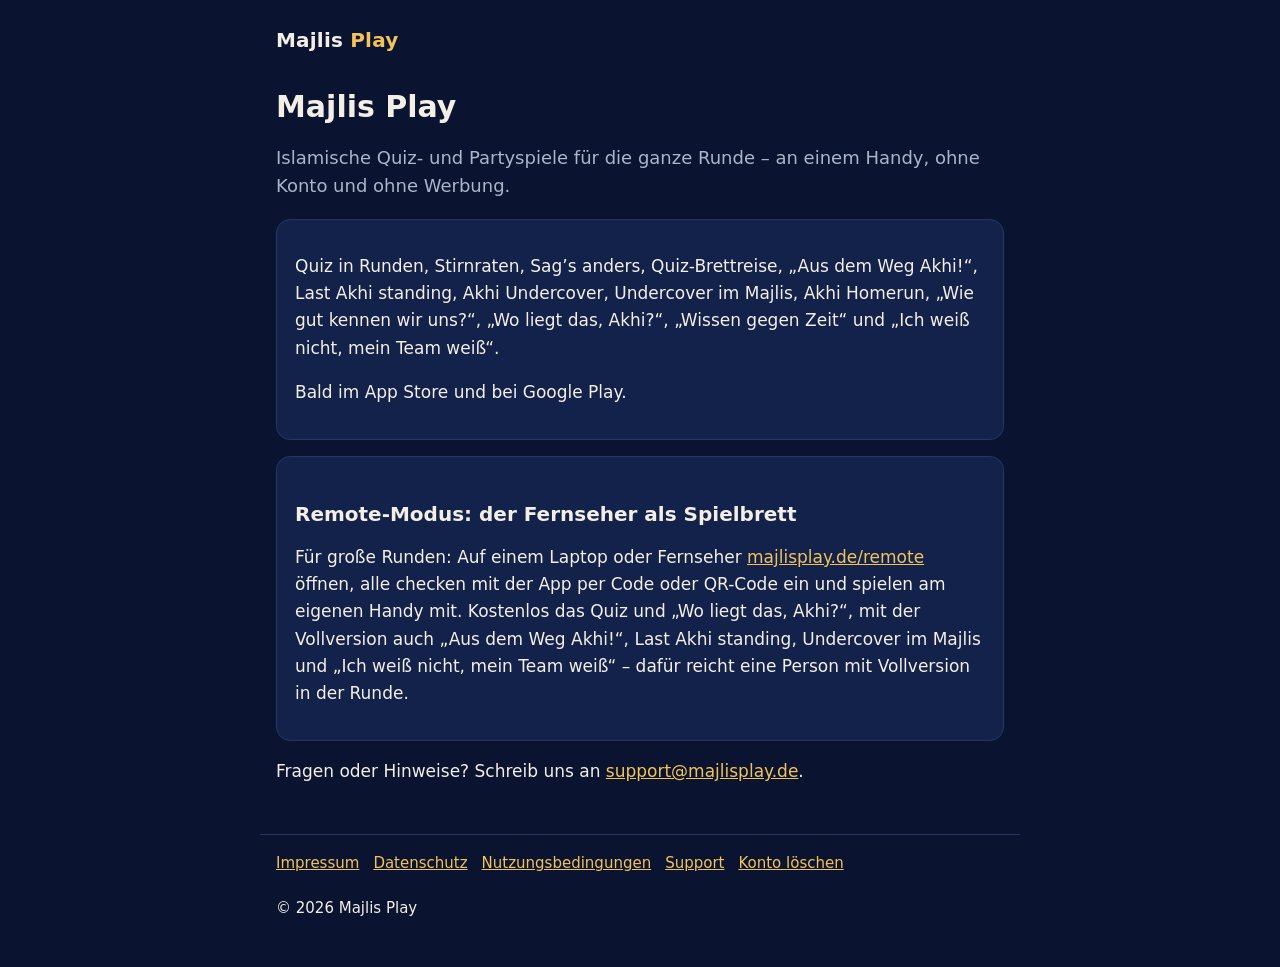
<file: index.html>
<!doctype html>
<html lang="de">
<head>
<meta charset="utf-8">
<meta name="viewport" content="width=device-width, initial-scale=1">
<title>Majlis Play</title>
<meta name="description" content="Majlis Play – islamische Quiz- und Partyspiele für die ganze Runde.">
<style>:root{color-scheme:dark;--bg:#0A1430;--card:#13224A;--text:#F4EFE6;--muted:#A9B6C9;--accent:#F2C25B;--line:#26365E}
*{box-sizing:border-box}
html{-webkit-text-size-adjust:100%}
body{margin:0;background:var(--bg);color:var(--text);font:17px/1.6 system-ui,-apple-system,"Segoe UI",Roboto,sans-serif}
a{color:var(--accent)}
header,main,footer{max-width:760px;margin:0 auto;padding:0 16px}
header{padding-top:24px;padding-bottom:8px}
.brand{color:var(--text);text-decoration:none;font-weight:800;font-size:20px;letter-spacing:.2px}
.brand span{color:var(--accent)}
main{padding-bottom:32px}
h1{font-size:30px;line-height:1.25;margin:24px 0 8px}
h2{font-size:20px;line-height:1.3;margin:28px 0 6px}
p,li{color:var(--text)}
.lead{color:var(--muted);font-size:18px}
.note{background:#3A2E12;border:1px solid var(--accent);border-radius:10px;padding:10px 14px}
.card{background:var(--card);border:1px solid var(--line);border-radius:14px;padding:16px 18px;margin:16px 0}
ul{padding-left:22px}
footer{border-top:1px solid var(--line);padding-top:16px;padding-bottom:32px;color:var(--muted);font-size:15px}
footer nav a{margin-right:14px;display:inline-block;margin-bottom:6px}
.button{display:inline-block;background:var(--accent);color:#0A1430;font-weight:800;text-decoration:none;padding:12px 22px;border-radius:12px}
.code{font-size:40px;font-weight:800;letter-spacing:4px;color:var(--accent);margin:0}
.small{color:var(--muted);font-size:15px}</style>
</head>
<body>
<header><a class="brand" href="/">Majlis <span>Play</span></a></header>
<main>
<h1>Majlis Play</h1>
<p class="lead">Islamische Quiz- und Partyspiele für die ganze Runde – an einem Handy, ohne Konto und ohne Werbung.</p>
<div class="card"><p>Quiz in Runden, Stirnraten, Sag’s anders, Quiz-Brettreise, „Aus dem Weg Akhi!“, Last Akhi standing, Akhi Undercover, Undercover im Majlis, Akhi Homerun, „Wie gut kennen wir uns?“, „Wo liegt das, Akhi?“, „Wissen gegen Zeit“ und „Ich weiß nicht, mein Team weiß“.</p><p>Bald im App Store und bei Google Play.</p></div>
<div class="card"><h2>Remote-Modus: der Fernseher als Spielbrett</h2><p>Für große Runden: Auf einem Laptop oder Fernseher <a href="/remote/">majlisplay.de/remote</a> öffnen, alle checken mit der App per Code oder QR-Code ein und spielen am eigenen Handy mit. Kostenlos das Quiz und „Wo liegt das, Akhi?“, mit der Vollversion auch „Aus dem Weg Akhi!“, Last Akhi standing, Undercover im Majlis und „Ich weiß nicht, mein Team weiß“ – dafür reicht eine Person mit Vollversion in der Runde.</p></div>
<p>Fragen oder Hinweise? Schreib uns an <a href="mailto:support@majlisplay.de">support@majlisplay.de</a>.</p>
</main>
<footer><nav><a href="/impressum/">Impressum</a><a href="/datenschutz/">Datenschutz</a><a href="/nutzungsbedingungen/">Nutzungsbedingungen</a><a href="/support/">Support</a><a href="/konto-loeschen/">Konto löschen</a></nav><p>© 2026 Majlis Play</p></footer>
</body>
</html>
</file>
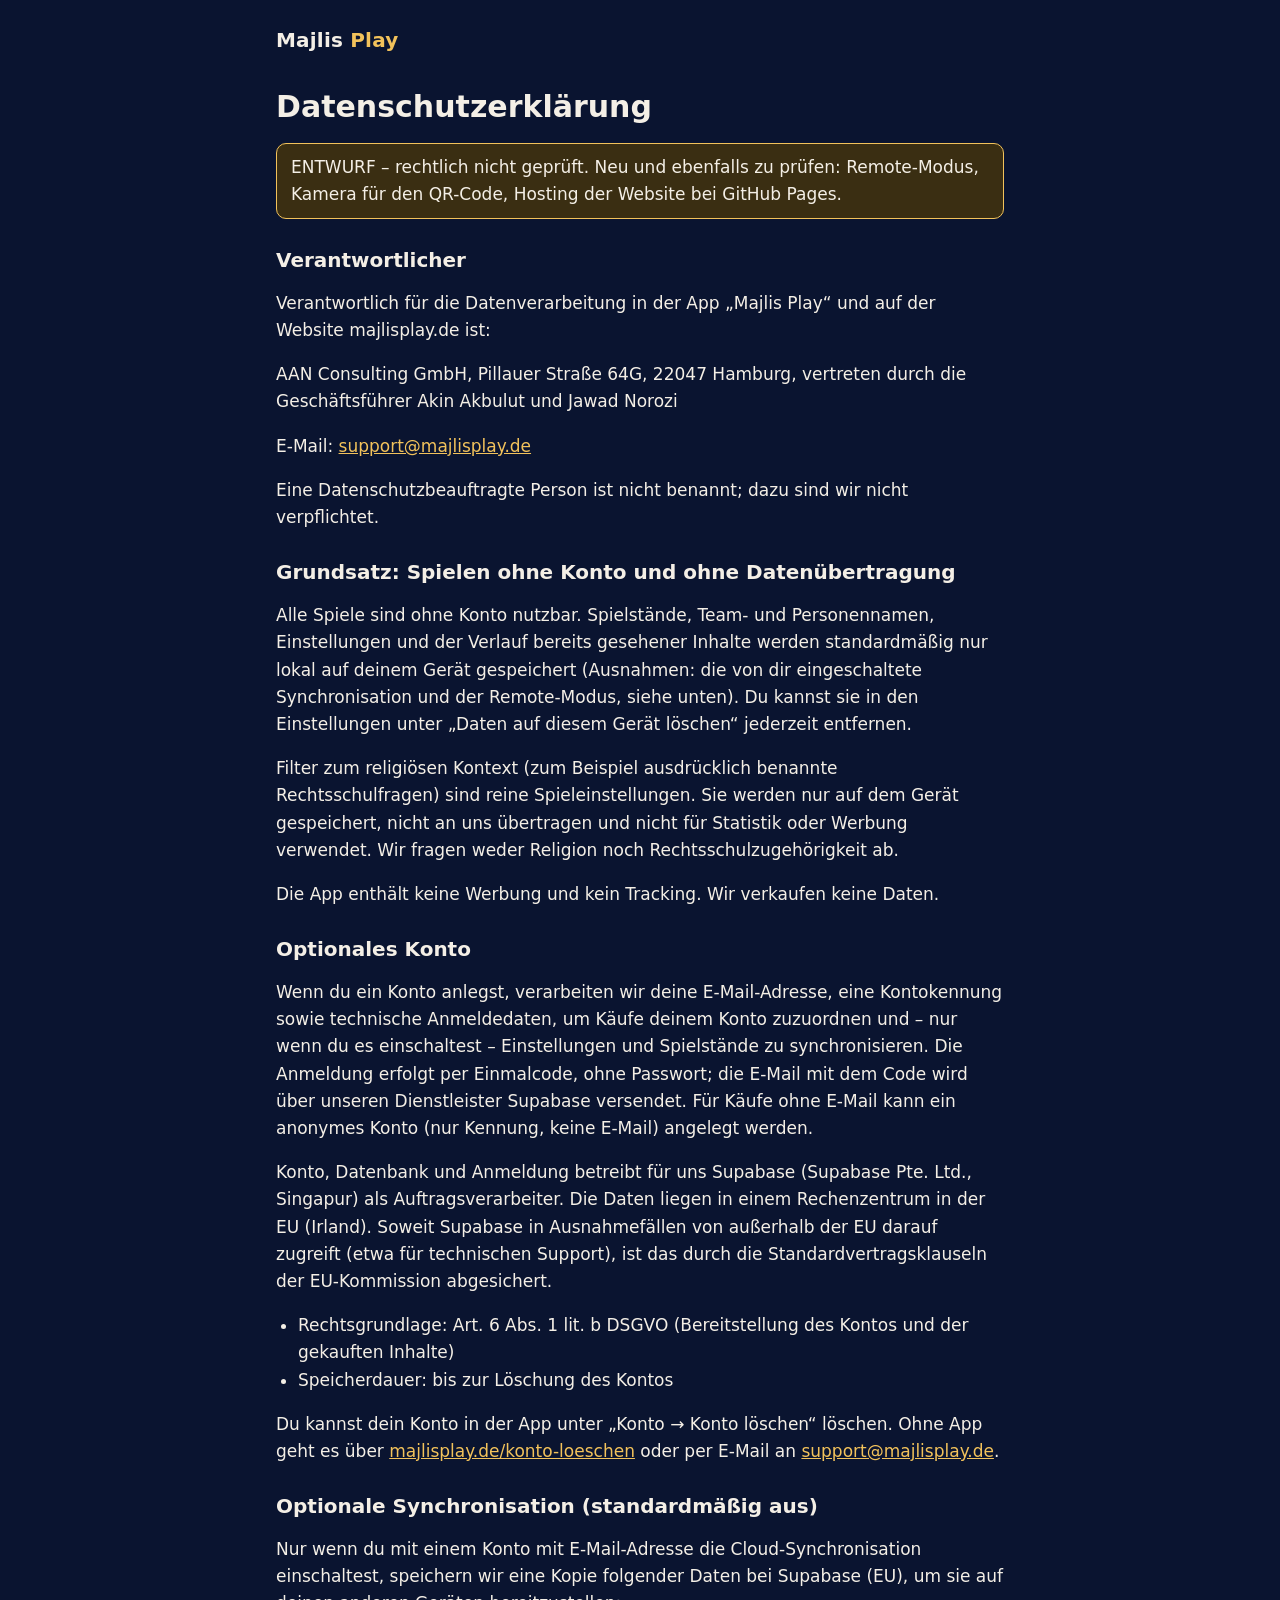
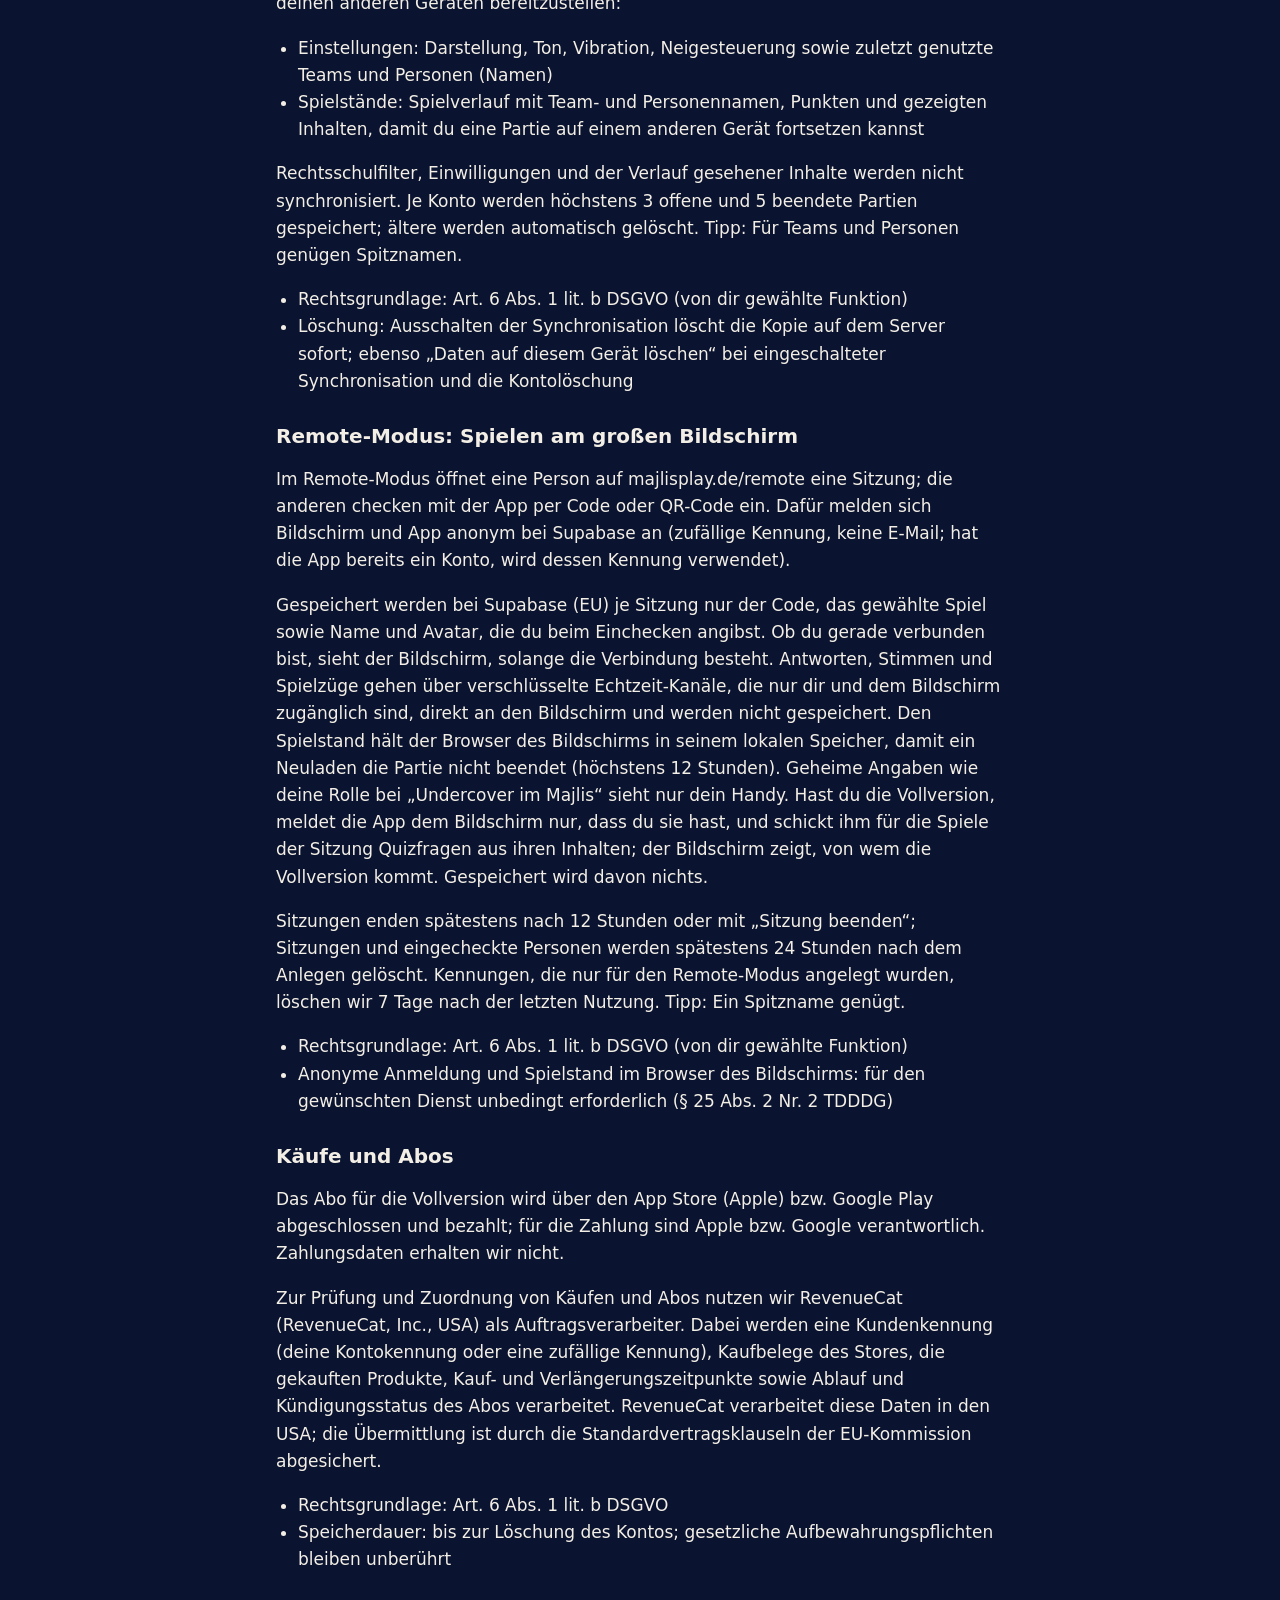
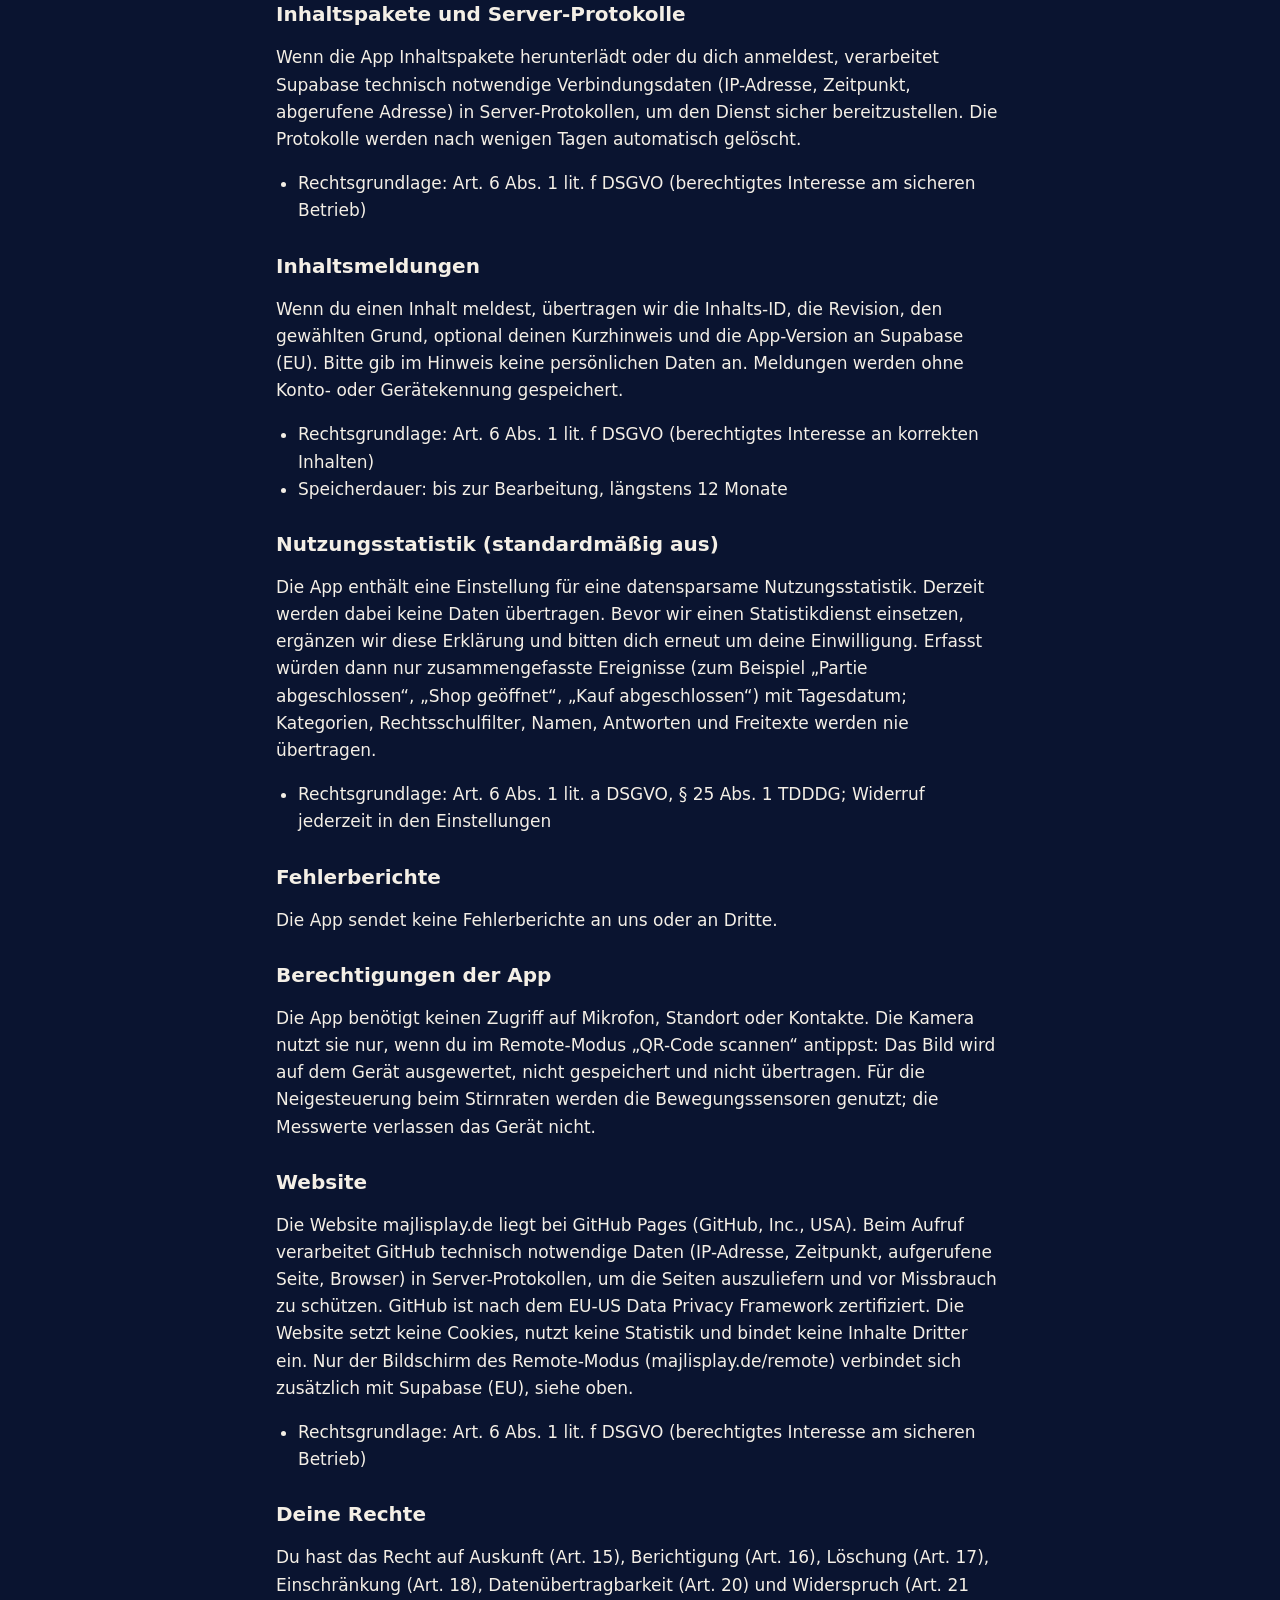
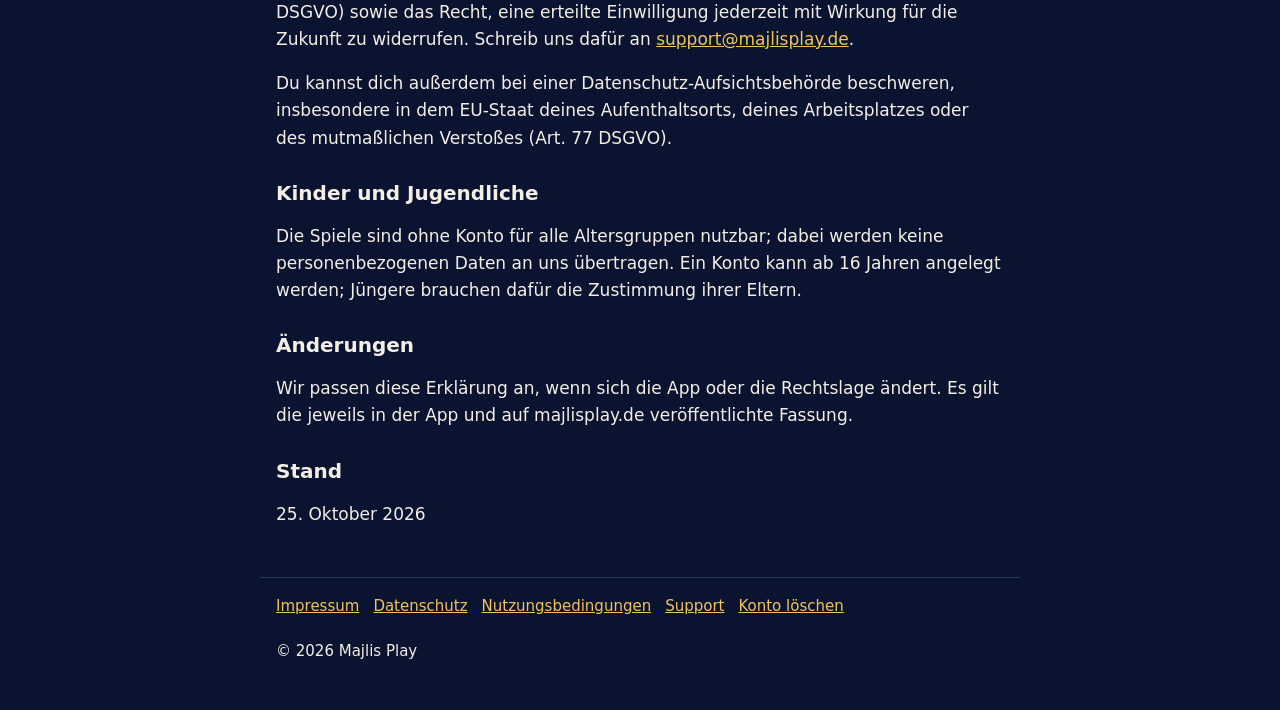
<file: datenschutz/index.html>
<!doctype html>
<html lang="de">
<head>
<meta charset="utf-8">
<meta name="viewport" content="width=device-width, initial-scale=1">
<title>Datenschutzerklärung – Majlis Play</title>
<meta name="description" content="Datenschutzerklärung der App Majlis Play.">
<style>:root{color-scheme:dark;--bg:#0A1430;--card:#13224A;--text:#F4EFE6;--muted:#A9B6C9;--accent:#F2C25B;--line:#26365E}
*{box-sizing:border-box}
html{-webkit-text-size-adjust:100%}
body{margin:0;background:var(--bg);color:var(--text);font:17px/1.6 system-ui,-apple-system,"Segoe UI",Roboto,sans-serif}
a{color:var(--accent)}
header,main,footer{max-width:760px;margin:0 auto;padding:0 16px}
header{padding-top:24px;padding-bottom:8px}
.brand{color:var(--text);text-decoration:none;font-weight:800;font-size:20px;letter-spacing:.2px}
.brand span{color:var(--accent)}
main{padding-bottom:32px}
h1{font-size:30px;line-height:1.25;margin:24px 0 8px}
h2{font-size:20px;line-height:1.3;margin:28px 0 6px}
p,li{color:var(--text)}
.lead{color:var(--muted);font-size:18px}
.note{background:#3A2E12;border:1px solid var(--accent);border-radius:10px;padding:10px 14px}
.card{background:var(--card);border:1px solid var(--line);border-radius:14px;padding:16px 18px;margin:16px 0}
ul{padding-left:22px}
footer{border-top:1px solid var(--line);padding-top:16px;padding-bottom:32px;color:var(--muted);font-size:15px}
footer nav a{margin-right:14px;display:inline-block;margin-bottom:6px}
.button{display:inline-block;background:var(--accent);color:#0A1430;font-weight:800;text-decoration:none;padding:12px 22px;border-radius:12px}
.code{font-size:40px;font-weight:800;letter-spacing:4px;color:var(--accent);margin:0}
.small{color:var(--muted);font-size:15px}</style>
</head>
<body>
<header><a class="brand" href="/">Majlis <span>Play</span></a></header>
<main>
<h1>Datenschutzerklärung</h1>
<p class="note">ENTWURF – rechtlich nicht geprüft. Neu und ebenfalls zu prüfen: Remote-Modus, Kamera für den QR-Code, Hosting der Website bei GitHub Pages.</p>
<h2>Verantwortlicher</h2>
<p>Verantwortlich für die Datenverarbeitung in der App „Majlis Play“ und auf der Website majlisplay.de ist:</p>
<p>AAN Consulting GmbH, Pillauer Straße 64G, 22047 Hamburg, vertreten durch die Geschäftsführer Akin Akbulut und Jawad Norozi</p>
<p>E-Mail: <a href="mailto:support@majlisplay.de">support@majlisplay.de</a></p>
<p>Eine Datenschutzbeauftragte Person ist nicht benannt; dazu sind wir nicht verpflichtet.</p>
<h2>Grundsatz: Spielen ohne Konto und ohne Datenübertragung</h2>
<p>Alle Spiele sind ohne Konto nutzbar. Spielstände, Team- und Personennamen, Einstellungen und der Verlauf bereits gesehener Inhalte werden standardmäßig nur lokal auf deinem Gerät gespeichert (Ausnahmen: die von dir eingeschaltete Synchronisation und der Remote-Modus, siehe unten). Du kannst sie in den Einstellungen unter „Daten auf diesem Gerät löschen“ jederzeit entfernen.</p>
<p>Filter zum religiösen Kontext (zum Beispiel ausdrücklich benannte Rechtsschulfragen) sind reine Spieleinstellungen. Sie werden nur auf dem Gerät gespeichert, nicht an uns übertragen und nicht für Statistik oder Werbung verwendet. Wir fragen weder Religion noch Rechtsschulzugehörigkeit ab.</p>
<p>Die App enthält keine Werbung und kein Tracking. Wir verkaufen keine Daten.</p>
<h2>Optionales Konto</h2>
<p>Wenn du ein Konto anlegst, verarbeiten wir deine E-Mail-Adresse, eine Kontokennung sowie technische Anmeldedaten, um Käufe deinem Konto zuzuordnen und – nur wenn du es einschaltest – Einstellungen und Spielstände zu synchronisieren. Die Anmeldung erfolgt per Einmalcode, ohne Passwort; die E-Mail mit dem Code wird über unseren Dienstleister Supabase versendet. Für Käufe ohne E-Mail kann ein anonymes Konto (nur Kennung, keine E-Mail) angelegt werden.</p>
<p>Konto, Datenbank und Anmeldung betreibt für uns Supabase (Supabase Pte. Ltd., Singapur) als Auftragsverarbeiter. Die Daten liegen in einem Rechenzentrum in der EU (Irland). Soweit Supabase in Ausnahmefällen von außerhalb der EU darauf zugreift (etwa für technischen Support), ist das durch die Standardvertragsklauseln der EU-Kommission abgesichert.</p>
<ul><li>Rechtsgrundlage: Art.&nbsp;6 Abs.&nbsp;1 lit. b DSGVO (Bereitstellung des Kontos und der gekauften Inhalte)</li><li>Speicherdauer: bis zur Löschung des Kontos</li></ul>
<p>Du kannst dein Konto in der App unter „Konto → Konto löschen“ löschen. Ohne App geht es über <a href="/konto-loeschen/">majlisplay.de/konto-loeschen</a> oder per E-Mail an <a href="mailto:support@majlisplay.de">support@majlisplay.de</a>.</p>
<h2>Optionale Synchronisation (standardmäßig aus)</h2>
<p>Nur wenn du mit einem Konto mit E-Mail-Adresse die Cloud-Synchronisation einschaltest, speichern wir eine Kopie folgender Daten bei Supabase (EU), um sie auf deinen anderen Geräten bereitzustellen:</p>
<ul><li>Einstellungen: Darstellung, Ton, Vibration, Neigesteuerung sowie zuletzt genutzte Teams und Personen (Namen)</li><li>Spielstände: Spielverlauf mit Team- und Personennamen, Punkten und gezeigten Inhalten, damit du eine Partie auf einem anderen Gerät fortsetzen kannst</li></ul>
<p>Rechtsschulfilter, Einwilligungen und der Verlauf gesehener Inhalte werden nicht synchronisiert. Je Konto werden höchstens 3 offene und 5 beendete Partien gespeichert; ältere werden automatisch gelöscht. Tipp: Für Teams und Personen genügen Spitznamen.</p>
<ul><li>Rechtsgrundlage: Art.&nbsp;6 Abs.&nbsp;1 lit. b DSGVO (von dir gewählte Funktion)</li><li>Löschung: Ausschalten der Synchronisation löscht die Kopie auf dem Server sofort; ebenso „Daten auf diesem Gerät löschen“ bei eingeschalteter Synchronisation und die Kontolöschung</li></ul>
<h2>Remote-Modus: Spielen am großen Bildschirm</h2>
<p>Im Remote-Modus öffnet eine Person auf majlisplay.de/remote eine Sitzung; die anderen checken mit der App per Code oder QR-Code ein. Dafür melden sich Bildschirm und App anonym bei Supabase an (zufällige Kennung, keine E-Mail; hat die App bereits ein Konto, wird dessen Kennung verwendet).</p>
<p>Gespeichert werden bei Supabase (EU) je Sitzung nur der Code, das gewählte Spiel sowie Name und Avatar, die du beim Einchecken angibst. Ob du gerade verbunden bist, sieht der Bildschirm, solange die Verbindung besteht. Antworten, Stimmen und Spielzüge gehen über verschlüsselte Echtzeit-Kanäle, die nur dir und dem Bildschirm zugänglich sind, direkt an den Bildschirm und werden nicht gespeichert. Den Spielstand hält der Browser des Bildschirms in seinem lokalen Speicher, damit ein Neuladen die Partie nicht beendet (höchstens 12 Stunden). Geheime Angaben wie deine Rolle bei „Undercover im Majlis“ sieht nur dein Handy. Hast du die Vollversion, meldet die App dem Bildschirm nur, dass du sie hast, und schickt ihm für die Spiele der Sitzung Quizfragen aus ihren Inhalten; der Bildschirm zeigt, von wem die Vollversion kommt. Gespeichert wird davon nichts.</p>
<p>Sitzungen enden spätestens nach 12 Stunden oder mit „Sitzung beenden“; Sitzungen und eingecheckte Personen werden spätestens 24 Stunden nach dem Anlegen gelöscht. Kennungen, die nur für den Remote-Modus angelegt wurden, löschen wir 7 Tage nach der letzten Nutzung. Tipp: Ein Spitzname genügt.</p>
<ul><li>Rechtsgrundlage: Art.&nbsp;6 Abs.&nbsp;1 lit. b DSGVO (von dir gewählte Funktion)</li><li>Anonyme Anmeldung und Spielstand im Browser des Bildschirms: für den gewünschten Dienst unbedingt erforderlich (§&nbsp;25 Abs.&nbsp;2 Nr.&nbsp;2 TDDDG)</li></ul>
<h2>Käufe und Abos</h2>
<p>Das Abo für die Vollversion wird über den App Store (Apple) bzw. Google Play abgeschlossen und bezahlt; für die Zahlung sind Apple bzw. Google verantwortlich. Zahlungsdaten erhalten wir nicht.</p>
<p>Zur Prüfung und Zuordnung von Käufen und Abos nutzen wir RevenueCat (RevenueCat, Inc., USA) als Auftragsverarbeiter. Dabei werden eine Kundenkennung (deine Kontokennung oder eine zufällige Kennung), Kaufbelege des Stores, die gekauften Produkte, Kauf- und Verlängerungszeitpunkte sowie Ablauf und Kündigungsstatus des Abos verarbeitet. RevenueCat verarbeitet diese Daten in den USA; die Übermittlung ist durch die Standardvertragsklauseln der EU-Kommission abgesichert.</p>
<ul><li>Rechtsgrundlage: Art.&nbsp;6 Abs.&nbsp;1 lit. b DSGVO</li><li>Speicherdauer: bis zur Löschung des Kontos; gesetzliche Aufbewahrungspflichten bleiben unberührt</li></ul>
<h2>Inhaltspakete und Server-Protokolle</h2>
<p>Wenn die App Inhaltspakete herunterlädt oder du dich anmeldest, verarbeitet Supabase technisch notwendige Verbindungsdaten (IP-Adresse, Zeitpunkt, abgerufene Adresse) in Server-Protokollen, um den Dienst sicher bereitzustellen. Die Protokolle werden nach wenigen Tagen automatisch gelöscht.</p>
<ul><li>Rechtsgrundlage: Art.&nbsp;6 Abs.&nbsp;1 lit. f DSGVO (berechtigtes Interesse am sicheren Betrieb)</li></ul>
<h2>Inhaltsmeldungen</h2>
<p>Wenn du einen Inhalt meldest, übertragen wir die Inhalts-ID, die Revision, den gewählten Grund, optional deinen Kurzhinweis und die App-Version an Supabase (EU). Bitte gib im Hinweis keine persönlichen Daten an. Meldungen werden ohne Konto- oder Gerätekennung gespeichert.</p>
<ul><li>Rechtsgrundlage: Art.&nbsp;6 Abs.&nbsp;1 lit. f DSGVO (berechtigtes Interesse an korrekten Inhalten)</li><li>Speicherdauer: bis zur Bearbeitung, längstens 12 Monate</li></ul>
<h2>Nutzungsstatistik (standardmäßig aus)</h2>
<p>Die App enthält eine Einstellung für eine datensparsame Nutzungsstatistik. Derzeit werden dabei keine Daten übertragen. Bevor wir einen Statistikdienst einsetzen, ergänzen wir diese Erklärung und bitten dich erneut um deine Einwilligung. Erfasst würden dann nur zusammengefasste Ereignisse (zum Beispiel „Partie abgeschlossen“, „Shop geöffnet“, „Kauf abgeschlossen“) mit Tagesdatum; Kategorien, Rechtsschulfilter, Namen, Antworten und Freitexte werden nie übertragen.</p>
<ul><li>Rechtsgrundlage: Art.&nbsp;6 Abs.&nbsp;1 lit. a DSGVO, §&nbsp;25 Abs.&nbsp;1 TDDDG; Widerruf jederzeit in den Einstellungen</li></ul>
<h2>Fehlerberichte</h2>
<p>Die App sendet keine Fehlerberichte an uns oder an Dritte.</p>
<h2>Berechtigungen der App</h2>
<p>Die App benötigt keinen Zugriff auf Mikrofon, Standort oder Kontakte. Die Kamera nutzt sie nur, wenn du im Remote-Modus „QR-Code scannen“ antippst: Das Bild wird auf dem Gerät ausgewertet, nicht gespeichert und nicht übertragen. Für die Neigesteuerung beim Stirnraten werden die Bewegungssensoren genutzt; die Messwerte verlassen das Gerät nicht.</p>
<h2>Website</h2>
<p>Die Website majlisplay.de liegt bei GitHub Pages (GitHub, Inc., USA). Beim Aufruf verarbeitet GitHub technisch notwendige Daten (IP-Adresse, Zeitpunkt, aufgerufene Seite, Browser) in Server-Protokollen, um die Seiten auszuliefern und vor Missbrauch zu schützen. GitHub ist nach dem EU-US Data Privacy Framework zertifiziert. Die Website setzt keine Cookies, nutzt keine Statistik und bindet keine Inhalte Dritter ein. Nur der Bildschirm des Remote-Modus (majlisplay.de/remote) verbindet sich zusätzlich mit Supabase (EU), siehe oben.</p>
<ul><li>Rechtsgrundlage: Art.&nbsp;6 Abs.&nbsp;1 lit. f DSGVO (berechtigtes Interesse am sicheren Betrieb)</li></ul>
<h2>Deine Rechte</h2>
<p>Du hast das Recht auf Auskunft (Art.&nbsp;15), Berichtigung (Art.&nbsp;16), Löschung (Art.&nbsp;17), Einschränkung (Art.&nbsp;18), Datenübertragbarkeit (Art.&nbsp;20) und Widerspruch (Art.&nbsp;21 DSGVO) sowie das Recht, eine erteilte Einwilligung jederzeit mit Wirkung für die Zukunft zu widerrufen. Schreib uns dafür an <a href="mailto:support@majlisplay.de">support@majlisplay.de</a>.</p>
<p>Du kannst dich außerdem bei einer Datenschutz-Aufsichtsbehörde beschweren, insbesondere in dem EU-Staat deines Aufenthaltsorts, deines Arbeitsplatzes oder des mutmaßlichen Verstoßes (Art.&nbsp;77 DSGVO).</p>
<h2>Kinder und Jugendliche</h2>
<p>Die Spiele sind ohne Konto für alle Altersgruppen nutzbar; dabei werden keine personenbezogenen Daten an uns übertragen. Ein Konto kann ab 16 Jahren angelegt werden; Jüngere brauchen dafür die Zustimmung ihrer Eltern.</p>
<h2>Änderungen</h2>
<p>Wir passen diese Erklärung an, wenn sich die App oder die Rechtslage ändert. Es gilt die jeweils in der App und auf majlisplay.de veröffentlichte Fassung.</p>
<h2>Stand</h2>
<p>25. Oktober 2026</p>
</main>
<footer><nav><a href="/impressum/">Impressum</a><a href="/datenschutz/">Datenschutz</a><a href="/nutzungsbedingungen/">Nutzungsbedingungen</a><a href="/support/">Support</a><a href="/konto-loeschen/">Konto löschen</a></nav><p>© 2026 Majlis Play</p></footer>
</body>
</html>
</file>
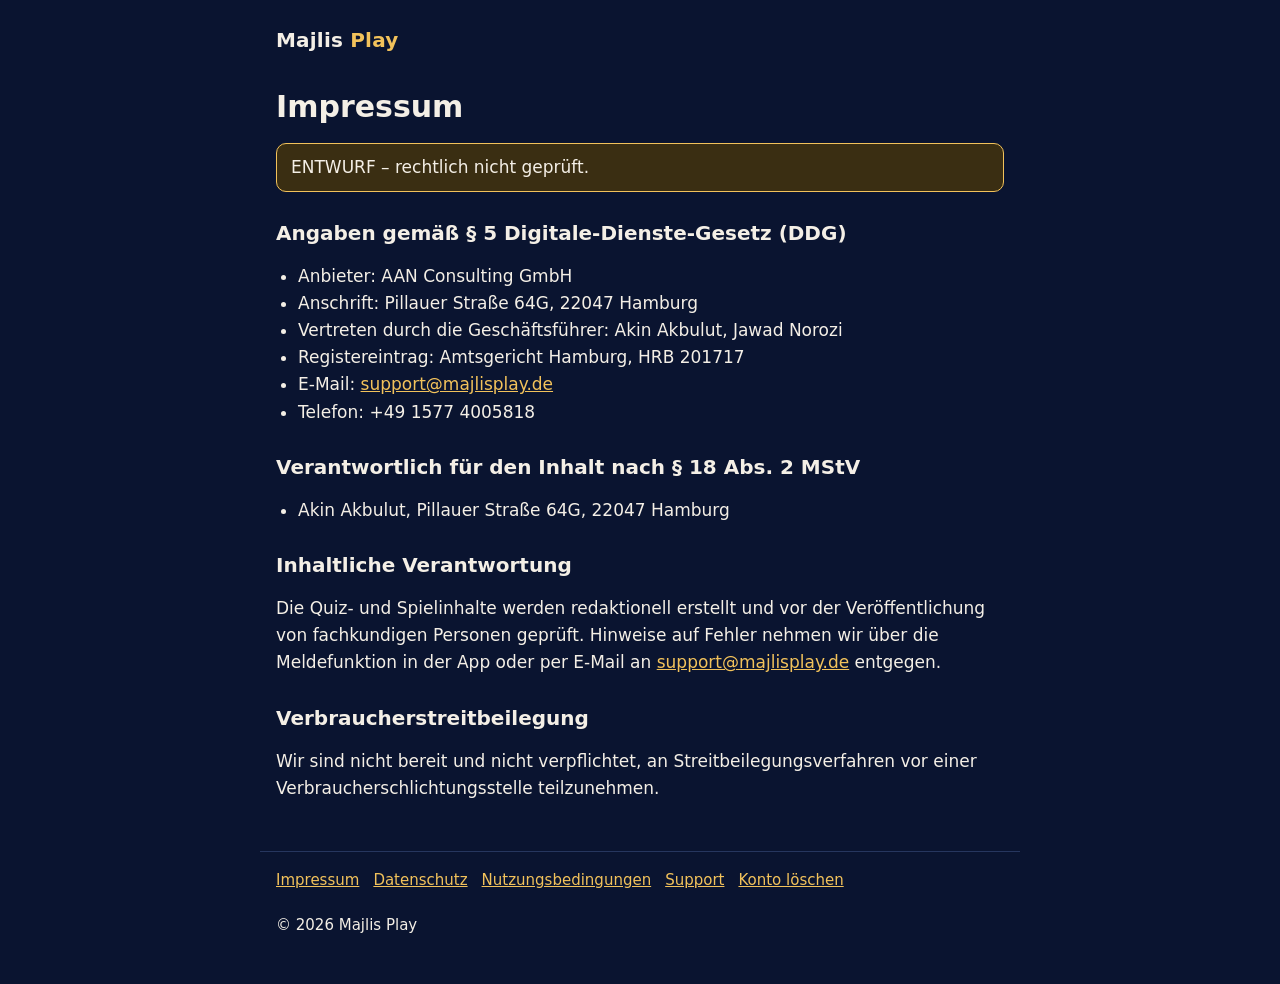
<file: impressum/index.html>
<!doctype html>
<html lang="de">
<head>
<meta charset="utf-8">
<meta name="viewport" content="width=device-width, initial-scale=1">
<title>Impressum – Majlis Play</title>
<meta name="description" content="Impressum der App Majlis Play.">
<style>:root{color-scheme:dark;--bg:#0A1430;--card:#13224A;--text:#F4EFE6;--muted:#A9B6C9;--accent:#F2C25B;--line:#26365E}
*{box-sizing:border-box}
html{-webkit-text-size-adjust:100%}
body{margin:0;background:var(--bg);color:var(--text);font:17px/1.6 system-ui,-apple-system,"Segoe UI",Roboto,sans-serif}
a{color:var(--accent)}
header,main,footer{max-width:760px;margin:0 auto;padding:0 16px}
header{padding-top:24px;padding-bottom:8px}
.brand{color:var(--text);text-decoration:none;font-weight:800;font-size:20px;letter-spacing:.2px}
.brand span{color:var(--accent)}
main{padding-bottom:32px}
h1{font-size:30px;line-height:1.25;margin:24px 0 8px}
h2{font-size:20px;line-height:1.3;margin:28px 0 6px}
p,li{color:var(--text)}
.lead{color:var(--muted);font-size:18px}
.note{background:#3A2E12;border:1px solid var(--accent);border-radius:10px;padding:10px 14px}
.card{background:var(--card);border:1px solid var(--line);border-radius:14px;padding:16px 18px;margin:16px 0}
ul{padding-left:22px}
footer{border-top:1px solid var(--line);padding-top:16px;padding-bottom:32px;color:var(--muted);font-size:15px}
footer nav a{margin-right:14px;display:inline-block;margin-bottom:6px}
.button{display:inline-block;background:var(--accent);color:#0A1430;font-weight:800;text-decoration:none;padding:12px 22px;border-radius:12px}
.code{font-size:40px;font-weight:800;letter-spacing:4px;color:var(--accent);margin:0}
.small{color:var(--muted);font-size:15px}</style>
</head>
<body>
<header><a class="brand" href="/">Majlis <span>Play</span></a></header>
<main>
<h1>Impressum</h1>
<p class="note">ENTWURF – rechtlich nicht geprüft.</p>
<h2>Angaben gemäß §&nbsp;5 Digitale-Dienste-Gesetz (DDG)</h2>
<ul><li>Anbieter: AAN Consulting GmbH</li><li>Anschrift: Pillauer Straße 64G, 22047 Hamburg</li><li>Vertreten durch die Geschäftsführer: Akin Akbulut, Jawad Norozi</li><li>Registereintrag: Amtsgericht Hamburg, HRB 201717</li><li>E-Mail: <a href="mailto:support@majlisplay.de">support@majlisplay.de</a></li><li>Telefon: +49 1577 4005818</li></ul>
<h2>Verantwortlich für den Inhalt nach §&nbsp;18 Abs.&nbsp;2 MStV</h2>
<ul><li>Akin Akbulut, Pillauer Straße 64G, 22047 Hamburg</li></ul>
<h2>Inhaltliche Verantwortung</h2>
<p>Die Quiz- und Spielinhalte werden redaktionell erstellt und vor der Veröffentlichung von fachkundigen Personen geprüft. Hinweise auf Fehler nehmen wir über die Meldefunktion in der App oder per E-Mail an <a href="mailto:support@majlisplay.de">support@majlisplay.de</a> entgegen.</p>
<h2>Verbraucherstreitbeilegung</h2>
<p>Wir sind nicht bereit und nicht verpflichtet, an Streitbeilegungsverfahren vor einer Verbraucherschlichtungsstelle teilzunehmen.</p>
</main>
<footer><nav><a href="/impressum/">Impressum</a><a href="/datenschutz/">Datenschutz</a><a href="/nutzungsbedingungen/">Nutzungsbedingungen</a><a href="/support/">Support</a><a href="/konto-loeschen/">Konto löschen</a></nav><p>© 2026 Majlis Play</p></footer>
</body>
</html>
</file>
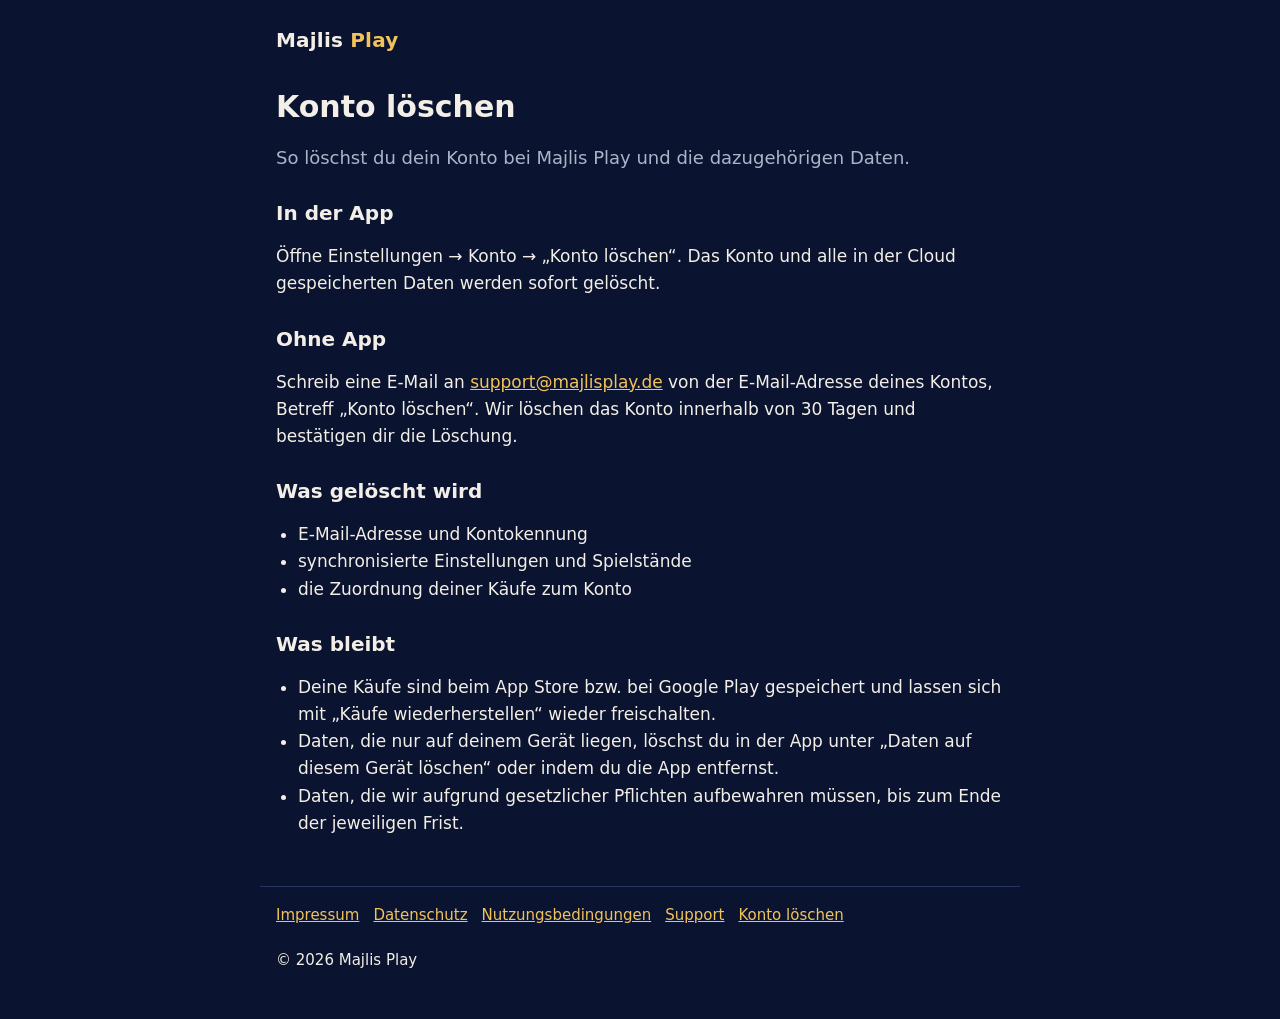
<file: konto-loeschen/index.html>
<!doctype html>
<html lang="de">
<head>
<meta charset="utf-8">
<meta name="viewport" content="width=device-width, initial-scale=1">
<title>Konto löschen – Majlis Play</title>
<meta name="description" content="Konto und Daten der App Majlis Play löschen.">
<style>:root{color-scheme:dark;--bg:#0A1430;--card:#13224A;--text:#F4EFE6;--muted:#A9B6C9;--accent:#F2C25B;--line:#26365E}
*{box-sizing:border-box}
html{-webkit-text-size-adjust:100%}
body{margin:0;background:var(--bg);color:var(--text);font:17px/1.6 system-ui,-apple-system,"Segoe UI",Roboto,sans-serif}
a{color:var(--accent)}
header,main,footer{max-width:760px;margin:0 auto;padding:0 16px}
header{padding-top:24px;padding-bottom:8px}
.brand{color:var(--text);text-decoration:none;font-weight:800;font-size:20px;letter-spacing:.2px}
.brand span{color:var(--accent)}
main{padding-bottom:32px}
h1{font-size:30px;line-height:1.25;margin:24px 0 8px}
h2{font-size:20px;line-height:1.3;margin:28px 0 6px}
p,li{color:var(--text)}
.lead{color:var(--muted);font-size:18px}
.note{background:#3A2E12;border:1px solid var(--accent);border-radius:10px;padding:10px 14px}
.card{background:var(--card);border:1px solid var(--line);border-radius:14px;padding:16px 18px;margin:16px 0}
ul{padding-left:22px}
footer{border-top:1px solid var(--line);padding-top:16px;padding-bottom:32px;color:var(--muted);font-size:15px}
footer nav a{margin-right:14px;display:inline-block;margin-bottom:6px}
.button{display:inline-block;background:var(--accent);color:#0A1430;font-weight:800;text-decoration:none;padding:12px 22px;border-radius:12px}
.code{font-size:40px;font-weight:800;letter-spacing:4px;color:var(--accent);margin:0}
.small{color:var(--muted);font-size:15px}</style>
</head>
<body>
<header><a class="brand" href="/">Majlis <span>Play</span></a></header>
<main>
<h1>Konto löschen</h1>
<p class="lead">So löschst du dein Konto bei Majlis Play und die dazugehörigen Daten.</p>
<h2>In der App</h2>
<p>Öffne Einstellungen → Konto → „Konto löschen“. Das Konto und alle in der Cloud gespeicherten Daten werden sofort gelöscht.</p>
<h2>Ohne App</h2>
<p>Schreib eine E-Mail an <a href="mailto:support@majlisplay.de">support@majlisplay.de</a> von der E-Mail-Adresse deines Kontos, Betreff „Konto löschen“. Wir löschen das Konto innerhalb von 30 Tagen und bestätigen dir die Löschung.</p>
<h2>Was gelöscht wird</h2>
<ul><li>E-Mail-Adresse und Kontokennung</li><li>synchronisierte Einstellungen und Spielstände</li><li>die Zuordnung deiner Käufe zum Konto</li></ul>
<h2>Was bleibt</h2>
<ul><li>Deine Käufe sind beim App Store bzw. bei Google Play gespeichert und lassen sich mit „Käufe wiederherstellen“ wieder freischalten.</li><li>Daten, die nur auf deinem Gerät liegen, löschst du in der App unter „Daten auf diesem Gerät löschen“ oder indem du die App entfernst.</li><li>Daten, die wir aufgrund gesetzlicher Pflichten aufbewahren müssen, bis zum Ende der jeweiligen Frist.</li></ul>
</main>
<footer><nav><a href="/impressum/">Impressum</a><a href="/datenschutz/">Datenschutz</a><a href="/nutzungsbedingungen/">Nutzungsbedingungen</a><a href="/support/">Support</a><a href="/konto-loeschen/">Konto löschen</a></nav><p>© 2026 Majlis Play</p></footer>
</body>
</html>
</file>
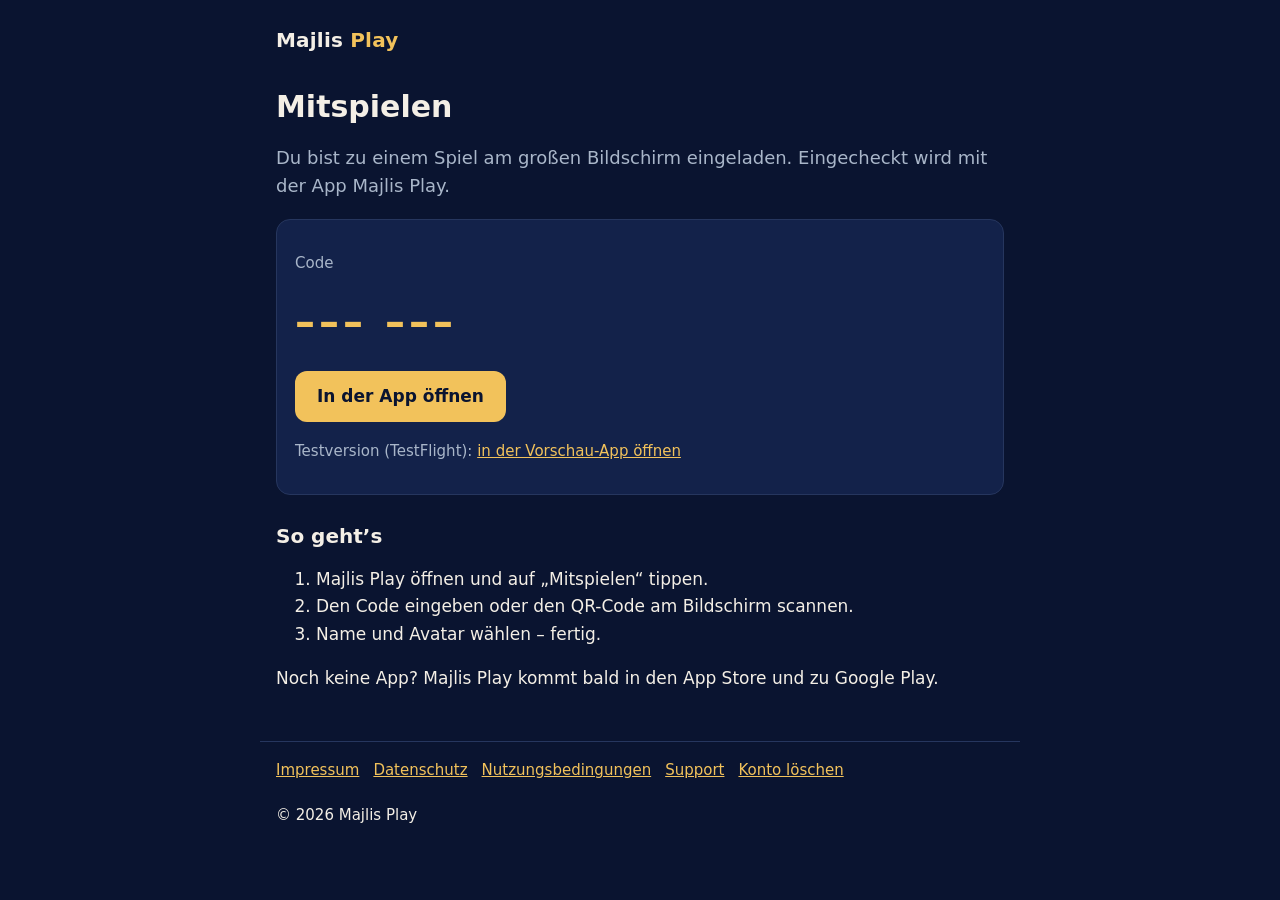
<file: mitspielen/index.html>
<!doctype html>
<html lang="de">
<head>
<meta charset="utf-8">
<meta name="viewport" content="width=device-width, initial-scale=1">
<title>Mitspielen – Majlis Play</title>
<meta name="description" content="Mit der App Majlis Play bei einem Spiel am großen Bildschirm mitspielen.">
<style>:root{color-scheme:dark;--bg:#0A1430;--card:#13224A;--text:#F4EFE6;--muted:#A9B6C9;--accent:#F2C25B;--line:#26365E}
*{box-sizing:border-box}
html{-webkit-text-size-adjust:100%}
body{margin:0;background:var(--bg);color:var(--text);font:17px/1.6 system-ui,-apple-system,"Segoe UI",Roboto,sans-serif}
a{color:var(--accent)}
header,main,footer{max-width:760px;margin:0 auto;padding:0 16px}
header{padding-top:24px;padding-bottom:8px}
.brand{color:var(--text);text-decoration:none;font-weight:800;font-size:20px;letter-spacing:.2px}
.brand span{color:var(--accent)}
main{padding-bottom:32px}
h1{font-size:30px;line-height:1.25;margin:24px 0 8px}
h2{font-size:20px;line-height:1.3;margin:28px 0 6px}
p,li{color:var(--text)}
.lead{color:var(--muted);font-size:18px}
.note{background:#3A2E12;border:1px solid var(--accent);border-radius:10px;padding:10px 14px}
.card{background:var(--card);border:1px solid var(--line);border-radius:14px;padding:16px 18px;margin:16px 0}
ul{padding-left:22px}
footer{border-top:1px solid var(--line);padding-top:16px;padding-bottom:32px;color:var(--muted);font-size:15px}
footer nav a{margin-right:14px;display:inline-block;margin-bottom:6px}
.button{display:inline-block;background:var(--accent);color:#0A1430;font-weight:800;text-decoration:none;padding:12px 22px;border-radius:12px}
.code{font-size:40px;font-weight:800;letter-spacing:4px;color:var(--accent);margin:0}
.small{color:var(--muted);font-size:15px}</style>
</head>
<body>
<header><a class="brand" href="/">Majlis <span>Play</span></a></header>
<main>
<h1>Mitspielen</h1>
<p class="lead">Du bist zu einem Spiel am großen Bildschirm eingeladen. Eingecheckt wird mit der App Majlis Play.</p>
<div class="card"><p class="small">Code</p><p class="code" id="code">––– –––</p>
<p><a class="button" id="open" href="majlisplay://mitspielen">In der App öffnen</a></p>
<p class="small">Testversion (TestFlight): <a id="open-preview" href="majlisplay-preview://mitspielen">in der Vorschau-App öffnen</a></p></div>
<h2>So geht’s</h2>
<ol><li>Majlis Play öffnen und auf „Mitspielen“ tippen.</li><li>Den Code eingeben oder den QR-Code am Bildschirm scannen.</li><li>Name und Avatar wählen – fertig.</li></ol>
<p>Noch keine App? Majlis Play kommt bald in den App Store und zu Google Play.</p>
<script>(function(){var m=/[?&]code=([^&#]+)/i.exec(location.search);if(!m)return;var c=decodeURIComponent(m[1]).toUpperCase().replace(/[^23456789ABCDEFGHJKMNPQRSTUVWXYZ]/g,'');if(c.length!==6)return;document.getElementById('code').textContent=c.slice(0,3)+' '+c.slice(3);['open','open-preview'].forEach(function(id){var a=document.getElementById(id);a.href=a.href+'?code='+c;});})();</script>
</main>
<footer><nav><a href="/impressum/">Impressum</a><a href="/datenschutz/">Datenschutz</a><a href="/nutzungsbedingungen/">Nutzungsbedingungen</a><a href="/support/">Support</a><a href="/konto-loeschen/">Konto löschen</a></nav><p>© 2026 Majlis Play</p></footer>
</body>
</html>
</file>
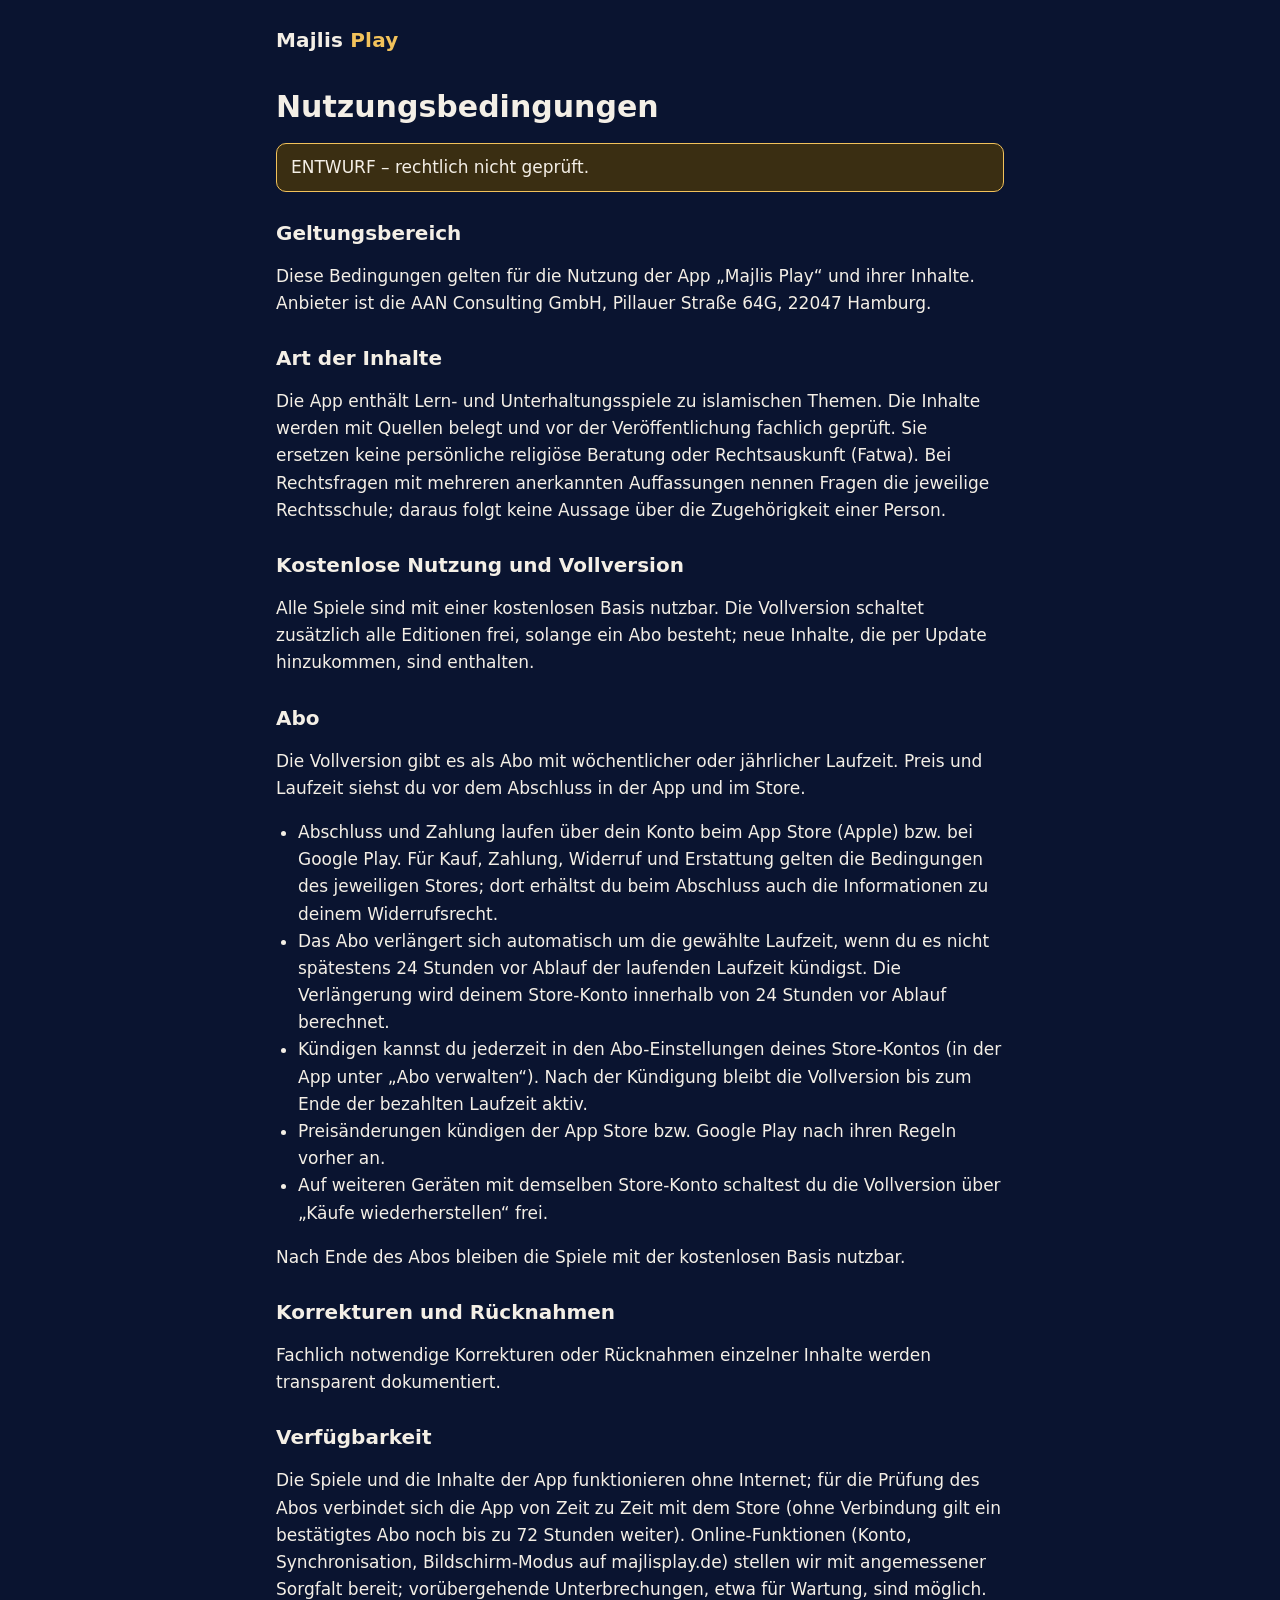
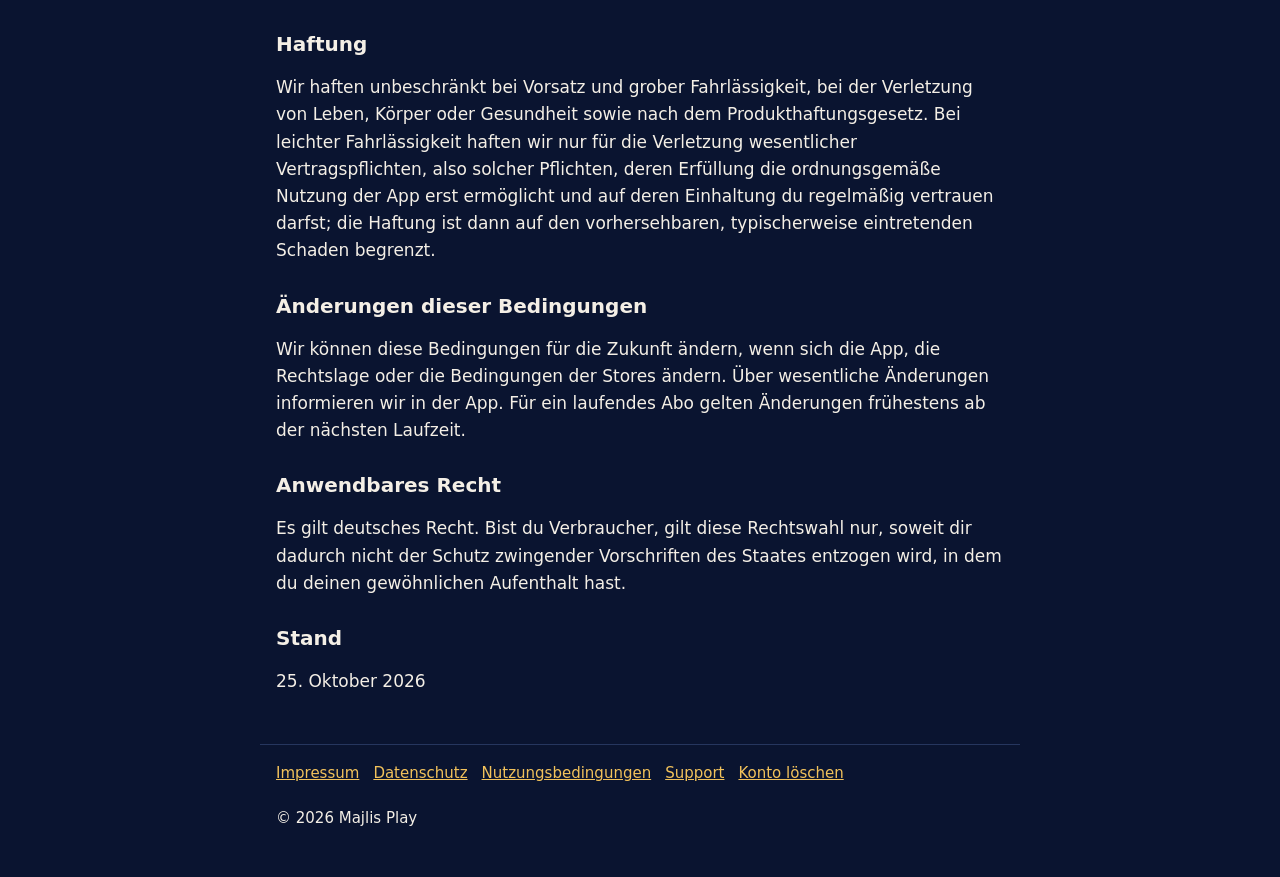
<file: nutzungsbedingungen/index.html>
<!doctype html>
<html lang="de">
<head>
<meta charset="utf-8">
<meta name="viewport" content="width=device-width, initial-scale=1">
<title>Nutzungsbedingungen – Majlis Play</title>
<meta name="description" content="Nutzungsbedingungen der App Majlis Play.">
<style>:root{color-scheme:dark;--bg:#0A1430;--card:#13224A;--text:#F4EFE6;--muted:#A9B6C9;--accent:#F2C25B;--line:#26365E}
*{box-sizing:border-box}
html{-webkit-text-size-adjust:100%}
body{margin:0;background:var(--bg);color:var(--text);font:17px/1.6 system-ui,-apple-system,"Segoe UI",Roboto,sans-serif}
a{color:var(--accent)}
header,main,footer{max-width:760px;margin:0 auto;padding:0 16px}
header{padding-top:24px;padding-bottom:8px}
.brand{color:var(--text);text-decoration:none;font-weight:800;font-size:20px;letter-spacing:.2px}
.brand span{color:var(--accent)}
main{padding-bottom:32px}
h1{font-size:30px;line-height:1.25;margin:24px 0 8px}
h2{font-size:20px;line-height:1.3;margin:28px 0 6px}
p,li{color:var(--text)}
.lead{color:var(--muted);font-size:18px}
.note{background:#3A2E12;border:1px solid var(--accent);border-radius:10px;padding:10px 14px}
.card{background:var(--card);border:1px solid var(--line);border-radius:14px;padding:16px 18px;margin:16px 0}
ul{padding-left:22px}
footer{border-top:1px solid var(--line);padding-top:16px;padding-bottom:32px;color:var(--muted);font-size:15px}
footer nav a{margin-right:14px;display:inline-block;margin-bottom:6px}
.button{display:inline-block;background:var(--accent);color:#0A1430;font-weight:800;text-decoration:none;padding:12px 22px;border-radius:12px}
.code{font-size:40px;font-weight:800;letter-spacing:4px;color:var(--accent);margin:0}
.small{color:var(--muted);font-size:15px}</style>
</head>
<body>
<header><a class="brand" href="/">Majlis <span>Play</span></a></header>
<main>
<h1>Nutzungsbedingungen</h1>
<p class="note">ENTWURF – rechtlich nicht geprüft.</p>
<h2>Geltungsbereich</h2>
<p>Diese Bedingungen gelten für die Nutzung der App „Majlis Play“ und ihrer Inhalte. Anbieter ist die AAN Consulting GmbH, Pillauer Straße 64G, 22047 Hamburg.</p>
<h2>Art der Inhalte</h2>
<p>Die App enthält Lern- und Unterhaltungsspiele zu islamischen Themen. Die Inhalte werden mit Quellen belegt und vor der Veröffentlichung fachlich geprüft. Sie ersetzen keine persönliche religiöse Beratung oder Rechtsauskunft (Fatwa). Bei Rechtsfragen mit mehreren anerkannten Auffassungen nennen Fragen die jeweilige Rechtsschule; daraus folgt keine Aussage über die Zugehörigkeit einer Person.</p>
<h2>Kostenlose Nutzung und Vollversion</h2>
<p>Alle Spiele sind mit einer kostenlosen Basis nutzbar. Die Vollversion schaltet zusätzlich alle Editionen frei, solange ein Abo besteht; neue Inhalte, die per Update hinzukommen, sind enthalten.</p>
<h2>Abo</h2>
<p>Die Vollversion gibt es als Abo mit wöchentlicher oder jährlicher Laufzeit. Preis und Laufzeit siehst du vor dem Abschluss in der App und im Store.</p>
<ul><li>Abschluss und Zahlung laufen über dein Konto beim App Store (Apple) bzw. bei Google Play. Für Kauf, Zahlung, Widerruf und Erstattung gelten die Bedingungen des jeweiligen Stores; dort erhältst du beim Abschluss auch die Informationen zu deinem Widerrufsrecht.</li><li>Das Abo verlängert sich automatisch um die gewählte Laufzeit, wenn du es nicht spätestens 24 Stunden vor Ablauf der laufenden Laufzeit kündigst. Die Verlängerung wird deinem Store-Konto innerhalb von 24 Stunden vor Ablauf berechnet.</li><li>Kündigen kannst du jederzeit in den Abo-Einstellungen deines Store-Kontos (in der App unter „Abo verwalten“). Nach der Kündigung bleibt die Vollversion bis zum Ende der bezahlten Laufzeit aktiv.</li><li>Preisänderungen kündigen der App Store bzw. Google Play nach ihren Regeln vorher an.</li><li>Auf weiteren Geräten mit demselben Store-Konto schaltest du die Vollversion über „Käufe wiederherstellen“ frei.</li></ul>
<p>Nach Ende des Abos bleiben die Spiele mit der kostenlosen Basis nutzbar.</p>
<h2>Korrekturen und Rücknahmen</h2>
<p>Fachlich notwendige Korrekturen oder Rücknahmen einzelner Inhalte werden transparent dokumentiert.</p>
<h2>Verfügbarkeit</h2>
<p>Die Spiele und die Inhalte der App funktionieren ohne Internet; für die Prüfung des Abos verbindet sich die App von Zeit zu Zeit mit dem Store (ohne Verbindung gilt ein bestätigtes Abo noch bis zu 72 Stunden weiter). Online-Funktionen (Konto, Synchronisation, Bildschirm-Modus auf majlisplay.de) stellen wir mit angemessener Sorgfalt bereit; vorübergehende Unterbrechungen, etwa für Wartung, sind möglich.</p>
<h2>Haftung</h2>
<p>Wir haften unbeschränkt bei Vorsatz und grober Fahrlässigkeit, bei der Verletzung von Leben, Körper oder Gesundheit sowie nach dem Produkthaftungsgesetz. Bei leichter Fahrlässigkeit haften wir nur für die Verletzung wesentlicher Vertragspflichten, also solcher Pflichten, deren Erfüllung die ordnungsgemäße Nutzung der App erst ermöglicht und auf deren Einhaltung du regelmäßig vertrauen darfst; die Haftung ist dann auf den vorhersehbaren, typischerweise eintretenden Schaden begrenzt.</p>
<h2>Änderungen dieser Bedingungen</h2>
<p>Wir können diese Bedingungen für die Zukunft ändern, wenn sich die App, die Rechtslage oder die Bedingungen der Stores ändern. Über wesentliche Änderungen informieren wir in der App. Für ein laufendes Abo gelten Änderungen frühestens ab der nächsten Laufzeit.</p>
<h2>Anwendbares Recht</h2>
<p>Es gilt deutsches Recht. Bist du Verbraucher, gilt diese Rechtswahl nur, soweit dir dadurch nicht der Schutz zwingender Vorschriften des Staates entzogen wird, in dem du deinen gewöhnlichen Aufenthalt hast.</p>
<h2>Stand</h2>
<p>25. Oktober 2026</p>
</main>
<footer><nav><a href="/impressum/">Impressum</a><a href="/datenschutz/">Datenschutz</a><a href="/nutzungsbedingungen/">Nutzungsbedingungen</a><a href="/support/">Support</a><a href="/konto-loeschen/">Konto löschen</a></nav><p>© 2026 Majlis Play</p></footer>
</body>
</html>
</file>
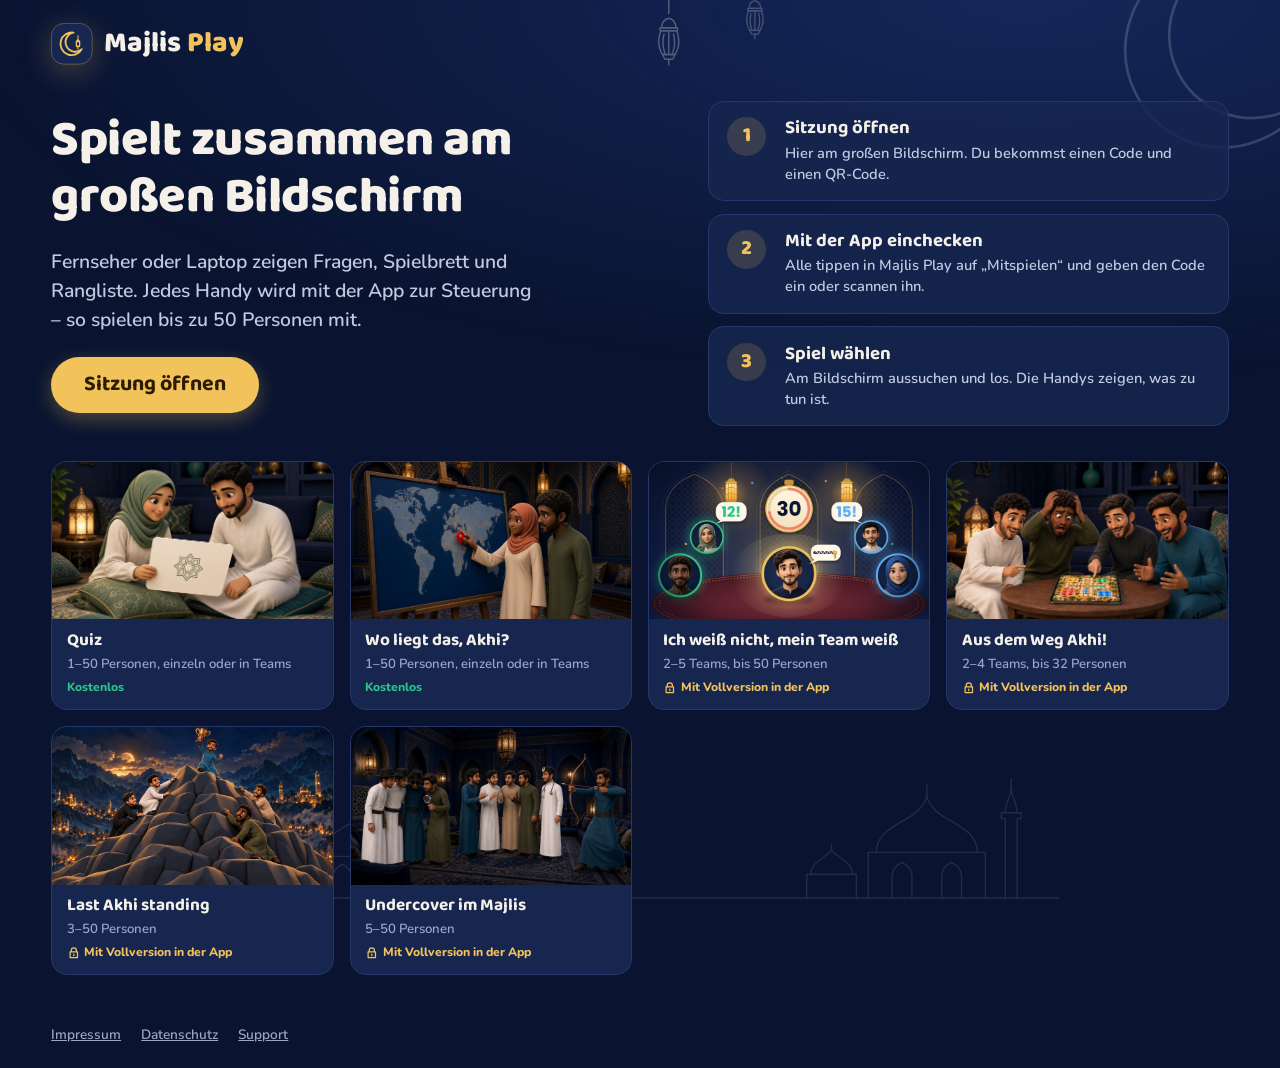
<file: remote/index.html>
<!doctype html>
<html lang="de">
<head>
<meta charset="utf-8">
<meta name="viewport" content="width=device-width, initial-scale=1, viewport-fit=cover">
<meta name="theme-color" content="#0A1430">
<meta name="robots" content="noindex">
<title>Remote-Spiel – Majlis Play</title>
<meta name="description" content="Majlis Play auf dem großen Bildschirm: Sitzung öffnen, mit der App einchecken, gemeinsam spielen.">
<style>@font-face{font-family:'Nunito';font-weight:600;font-style:normal;font-display:swap;src:url('fonts/Nunito_600SemiBold.woff') format('woff')}
@font-face{font-family:'Nunito';font-weight:700;font-style:normal;font-display:swap;src:url('fonts/Nunito_700Bold.woff') format('woff')}
@font-face{font-family:'Nunito';font-weight:800;font-style:normal;font-display:swap;src:url('fonts/Nunito_800ExtraBold.woff') format('woff')}
@font-face{font-family:'Baloo Bhaijaan 2';font-weight:700;font-style:normal;font-display:swap;src:url('fonts/BalooBhaijaan2_700Bold.woff') format('woff')}
@font-face{font-family:'Baloo Bhaijaan 2';font-weight:800;font-style:normal;font-display:swap;src:url('fonts/BalooBhaijaan2_800ExtraBold.woff') format('woff')}</style>
<link rel="stylesheet" href="./main-WCYQZOC2.css">
</head>
<body>
<div id="root"></div>
<noscript><p style="color:#FBF5E9;font-family:system-ui;padding:24px">Für das Remote-Spiel wird JavaScript benötigt.</p></noscript>
<script type="module" src="./main-WZ7J2P7A.js"></script>
</body>
</html>
</file>
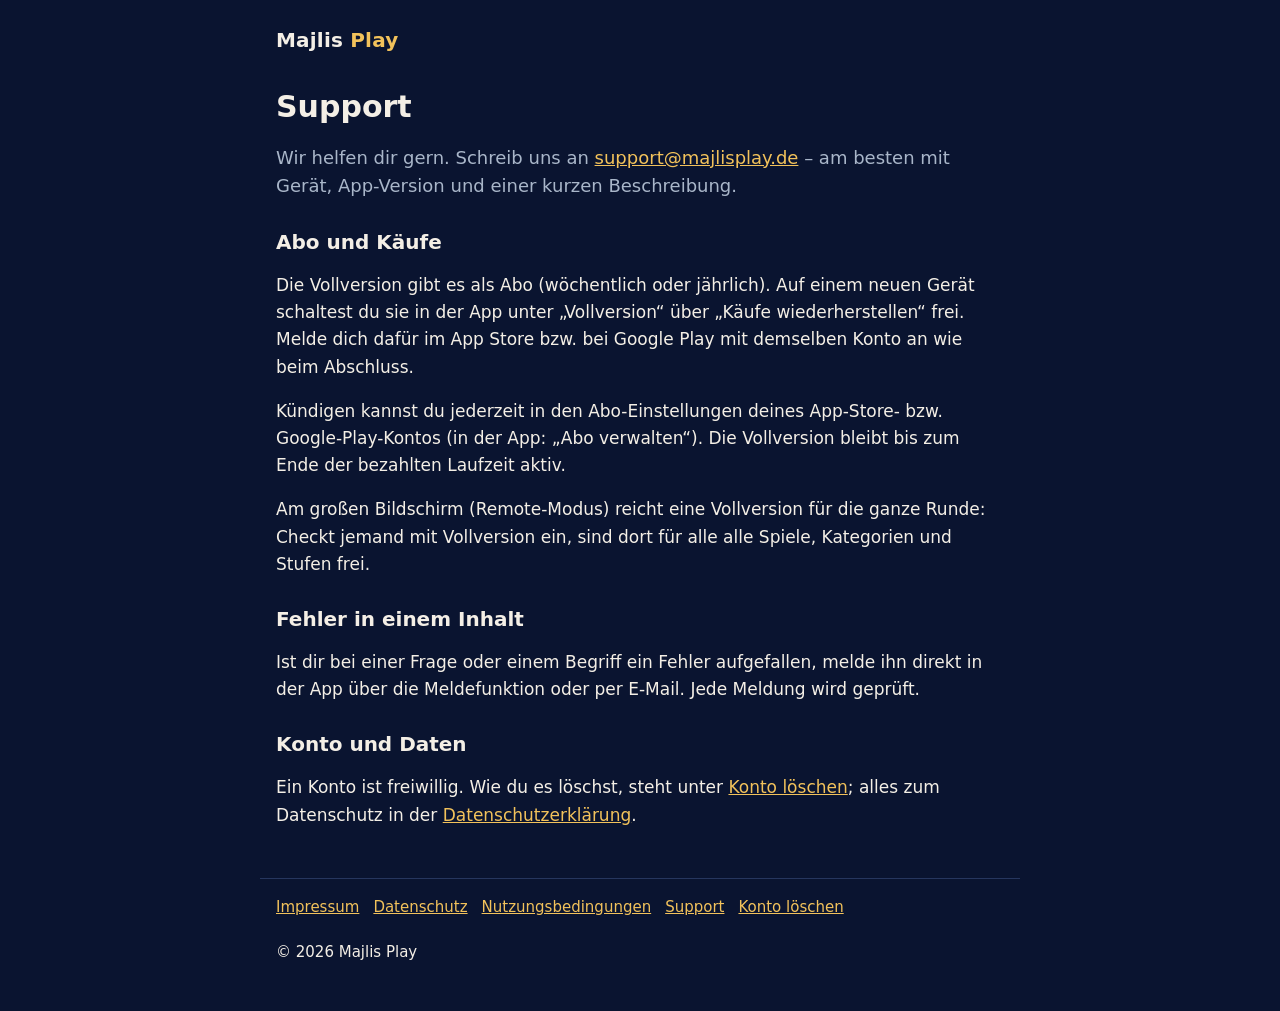
<file: support/index.html>
<!doctype html>
<html lang="de">
<head>
<meta charset="utf-8">
<meta name="viewport" content="width=device-width, initial-scale=1">
<title>Support – Majlis Play</title>
<meta name="description" content="Hilfe und Kontakt zur App Majlis Play.">
<style>:root{color-scheme:dark;--bg:#0A1430;--card:#13224A;--text:#F4EFE6;--muted:#A9B6C9;--accent:#F2C25B;--line:#26365E}
*{box-sizing:border-box}
html{-webkit-text-size-adjust:100%}
body{margin:0;background:var(--bg);color:var(--text);font:17px/1.6 system-ui,-apple-system,"Segoe UI",Roboto,sans-serif}
a{color:var(--accent)}
header,main,footer{max-width:760px;margin:0 auto;padding:0 16px}
header{padding-top:24px;padding-bottom:8px}
.brand{color:var(--text);text-decoration:none;font-weight:800;font-size:20px;letter-spacing:.2px}
.brand span{color:var(--accent)}
main{padding-bottom:32px}
h1{font-size:30px;line-height:1.25;margin:24px 0 8px}
h2{font-size:20px;line-height:1.3;margin:28px 0 6px}
p,li{color:var(--text)}
.lead{color:var(--muted);font-size:18px}
.note{background:#3A2E12;border:1px solid var(--accent);border-radius:10px;padding:10px 14px}
.card{background:var(--card);border:1px solid var(--line);border-radius:14px;padding:16px 18px;margin:16px 0}
ul{padding-left:22px}
footer{border-top:1px solid var(--line);padding-top:16px;padding-bottom:32px;color:var(--muted);font-size:15px}
footer nav a{margin-right:14px;display:inline-block;margin-bottom:6px}
.button{display:inline-block;background:var(--accent);color:#0A1430;font-weight:800;text-decoration:none;padding:12px 22px;border-radius:12px}
.code{font-size:40px;font-weight:800;letter-spacing:4px;color:var(--accent);margin:0}
.small{color:var(--muted);font-size:15px}</style>
</head>
<body>
<header><a class="brand" href="/">Majlis <span>Play</span></a></header>
<main>
<h1>Support</h1>
<p class="lead">Wir helfen dir gern. Schreib uns an <a href="mailto:support@majlisplay.de">support@majlisplay.de</a> – am besten mit Gerät, App-Version und einer kurzen Beschreibung.</p>
<h2>Abo und Käufe</h2>
<p>Die Vollversion gibt es als Abo (wöchentlich oder jährlich). Auf einem neuen Gerät schaltest du sie in der App unter „Vollversion“ über „Käufe wiederherstellen“ frei. Melde dich dafür im App Store bzw. bei Google Play mit demselben Konto an wie beim Abschluss.</p>
<p>Kündigen kannst du jederzeit in den Abo-Einstellungen deines App-Store- bzw. Google-Play-Kontos (in der App: „Abo verwalten“). Die Vollversion bleibt bis zum Ende der bezahlten Laufzeit aktiv.</p>
<p>Am großen Bildschirm (Remote-Modus) reicht eine Vollversion für die ganze Runde: Checkt jemand mit Vollversion ein, sind dort für alle alle Spiele, Kategorien und Stufen frei.</p>
<h2>Fehler in einem Inhalt</h2>
<p>Ist dir bei einer Frage oder einem Begriff ein Fehler aufgefallen, melde ihn direkt in der App über die Meldefunktion oder per E-Mail. Jede Meldung wird geprüft.</p>
<h2>Konto und Daten</h2>
<p>Ein Konto ist freiwillig. Wie du es löschst, steht unter <a href="/konto-loeschen/">Konto löschen</a>; alles zum Datenschutz in der <a href="/datenschutz/">Datenschutzerklärung</a>.</p>
</main>
<footer><nav><a href="/impressum/">Impressum</a><a href="/datenschutz/">Datenschutz</a><a href="/nutzungsbedingungen/">Nutzungsbedingungen</a><a href="/support/">Support</a><a href="/konto-loeschen/">Konto löschen</a></nav><p>© 2026 Majlis Play</p></footer>
</body>
</html>
</file>
<file: remote/main-WCYQZOC2.css>
:root{color-scheme:dark;--night: #0a1430;--night-900: #070e24;--night-850: #0d1838;--night-800: #0e1b3f;--surface: #16264f;--raised: #1c2f61;--border: #26386b;--border-strong: #3c4f86;--text: #f5f1e8;--text-2: #c2cae0;--muted: #9aa6c6;--gold: #f2c25b;--gold-600: #ddaa43;--gold-ink: #2b1c00;--gold-text: #8a6417;--gold-100: #f6ebd2;--ivory: #fbf5e9;--ivory-pressed: #f1e8d6;--paper-border: #e2dacb;--ink: #1a2236;--ink-muted: #5e677d;--ornament: #c9952e;--emerald: #2bc48a;--emerald-300: #7fe0b8;--success-surface: #0f3340;--coral: #f2846a;--coral-500: #e26a4e;--coral-300: #f8b7a6;--coral-ink: #2a0d05;--sky: #5ab0f7;--sky-300: #a9d3fb;--amber: #f5a524;--amber-300: #ffcb70;--warning-surface: #3a2c10;--royal: #24407f;--royal-pressed: #1c3367;--focus: #a9d3fb;--display: "Baloo Bhaijaan 2", "Nunito", system-ui, sans-serif;--body: "Nunito", system-ui, -apple-system, "Segoe UI", Roboto, sans-serif;--r-sm: .55rem;--r-md: .8rem;--r-lg: 1.1rem;--r-xl: 1.6rem;--shadow-raised: 0 .6rem 1.4rem rgba(0, 0, 0, .32);--shadow-float: 0 1rem 2.4rem rgba(0, 0, 0, .4);--glow: 0 .45rem 1.3rem rgba(242, 194, 91, .3)}*,*:before,*:after{box-sizing:border-box}html{font-size:clamp(13px,min(1.12vw,2vh),30px);-webkit-text-size-adjust:100%;background:var(--night)}body{margin:0;min-height:100vh;min-height:100dvh;background:var(--night);color:var(--text);font:600 1rem/1.45 var(--body);-webkit-font-smoothing:antialiased;overflow-x:hidden}h1,h2,h3,p,ol,ul,figure{margin:0}ol,ul{padding:0;list-style:none}button{font:inherit;color:inherit}img{display:block;max-width:100%}a{color:var(--gold)}:focus-visible{outline:.2rem solid var(--focus);outline-offset:.2rem}.icon{width:1.25em;height:1.25em;flex:none}.btn{display:inline-flex;align-items:center;justify-content:center;gap:.55rem;min-height:3rem;padding:.55rem 1.45rem;border:0;border-radius:999px;font:700 1.15rem/1.35 var(--display);cursor:pointer;transition:background-color .14s ease,transform .14s ease;white-space:nowrap}.btn:active:not(:disabled){transform:translateY(.08rem) scale(.98)}.btn--primary{background:var(--gold);color:var(--gold-ink);box-shadow:var(--glow)}.btn--primary:hover:not(:disabled){background:var(--gold-600)}.btn--secondary{background:var(--royal);color:var(--text)}.btn--secondary:hover:not(:disabled){background:var(--royal-pressed)}.btn--ghost{background:transparent;color:var(--text-2);box-shadow:inset 0 0 0 .1rem var(--border)}.btn--ghost:hover:not(:disabled){background:#ffffff0f;color:var(--text)}.btn--danger{background:var(--coral-500);color:var(--coral-ink)}.btn--lg{min-height:3.9rem;padding:.7rem 2.3rem;font-size:1.5rem}.btn--sm{min-height:2.5rem;padding:.35rem 1.05rem;font-size:1rem}.btn:disabled{opacity:.45;cursor:not-allowed;box-shadow:none}.icon-btn{display:inline-grid;place-items:center;width:2.8rem;height:2.8rem;border:0;border-radius:50%;background:#ffffff0f;color:var(--text-2);cursor:pointer;transition:background-color .14s ease}.icon-btn:hover{background:#ffffff1f;color:var(--text)}.icon-btn .icon{width:1.35rem;height:1.35rem}.link-btn{border:0;background:none;padding:.2rem .3rem;color:var(--sky-300);font:700 .95rem/1.3 var(--body);text-decoration:underline;text-underline-offset:.2em;cursor:pointer}.segmented{display:inline-flex;flex-wrap:wrap;gap:.45rem}.segmented__option{display:inline-grid;justify-items:center;align-content:center;gap:.05rem;min-height:2.8rem;padding:.45rem 1.1rem;border:.1rem solid var(--border-strong);border-radius:var(--r-md);background:var(--night-850);color:var(--text);font:800 1.02rem/1.25 var(--body);cursor:pointer}.segmented__option small{color:var(--muted);font-size:.78rem;font-weight:700}.segmented__option.is-on{border-color:var(--gold);background:var(--gold);color:var(--gold-ink)}.segmented__option.is-on small{color:var(--gold-ink);opacity:.8}.chip-toggle{display:inline-flex;align-items:center;gap:.35rem;min-height:2.5rem;padding:.3rem .95rem;border:.1rem solid var(--border-strong);border-radius:999px;background:transparent;color:var(--text-2);font:800 .98rem/1.2 var(--body);cursor:pointer}.chip-toggle small{margin-left:.4rem;color:var(--muted);font-weight:700;font-size:.8rem}.chip-toggle .icon{width:1rem;height:1rem}.chip-toggle.is-on{border-color:var(--gold);background:#f2c25b29;color:var(--gold)}.chip-toggle.is-on small{color:var(--gold);opacity:.8}.chip-toggle:disabled{opacity:.4;cursor:not-allowed}.switch{display:inline-flex;align-items:flex-start;gap:.8rem;border:0;background:none;padding:.2rem 0;text-align:left;cursor:pointer}.switch__track{position:relative;flex:none;width:3.1rem;height:1.75rem;margin-top:.05rem;border-radius:999px;background:var(--border);transition:background-color .14s ease}.switch__thumb{position:absolute;top:.2rem;left:.2rem;width:1.35rem;height:1.35rem;border-radius:50%;background:var(--text);transition:transform .14s ease}.switch.is-on .switch__track{background:var(--gold)}.switch.is-on .switch__thumb{transform:translate(1.35rem);background:var(--gold-ink)}.switch__text{display:grid;font:800 1.02rem/1.3 var(--body)}.switch__text small{color:var(--muted);font-weight:700;font-size:.85rem}.dialog{width:min(46rem,calc(100vw - 2rem));max-height:calc(100dvh - 2rem);padding:0;border:.1rem solid var(--border);border-radius:var(--r-xl);background:var(--surface);color:var(--text);box-shadow:var(--shadow-float)}.dialog[open]{display:flex;flex-direction:column}.dialog--wide{width:min(64rem,calc(100vw - 2rem))}.dialog::backdrop{background:#050a1ad6}.dialog__head{display:flex;align-items:center;justify-content:space-between;gap:1rem;padding:1.2rem 1.4rem .4rem 1.8rem}.dialog__head h2{font:800 1.75rem/1.4 var(--display)}.dialog__body{padding:.6rem 1.8rem 1.2rem;overflow-y:auto;font-size:1.1rem;color:var(--text-2)}.dialog__foot{display:flex;flex-wrap:wrap;align-items:center;justify-content:flex-end;gap:.75rem;padding:1rem 1.8rem 1.4rem;border-top:.1rem solid var(--border)}.dialog__spacer{flex:1}.notice{padding:.75rem 1rem;border-radius:var(--r-md);border:.1rem solid;font:700 1rem/1.4 var(--body)}.notice small{display:block;margin-top:.2rem;opacity:.75;font-size:.82rem;word-break:break-word}.notice--warning{background:var(--warning-surface);border-color:var(--amber);color:var(--amber-300)}.notice--info{background:#24407f73;border-color:var(--border-strong);color:var(--sky-300)}.brand{display:inline-flex;align-items:center;gap:.4em;color:var(--text);font:800 1.5rem/1 var(--display);white-space:nowrap}.brand--md{font-size:2rem}.brand--lg{font-size:3rem}.brand__mark{width:1.45em;height:1.45em;filter:drop-shadow(0 .25em .5em rgba(242,194,91,.25))}.brand__word{padding-top:.12em}.brand__play{color:var(--gold)}.backdrop{position:fixed;inset:0;z-index:0;overflow:hidden;pointer-events:none;background:radial-gradient(120% 60% at 80% 0%,#15275a,#15275a00 70%)}.backdrop--game{background:radial-gradient(110% 55% at 50% 0%,#17295c,#17295c00 70%)}.backdrop__crescent{position:absolute;top:-5rem;right:-4.5rem;width:17rem;height:17rem;color:#fff;opacity:.16}.backdrop--game .backdrop__crescent{width:13rem;height:13rem;top:-5.5rem;opacity:.1}.backdrop__lantern{position:absolute;top:-.5rem;color:#fff}.backdrop__lantern--a{left:51%;width:2.2rem;height:5.5rem;opacity:.28}.backdrop__lantern--b{left:58%;top:-1.4rem;width:1.8rem;height:4.5rem;opacity:.22}.backdrop__skyline{position:absolute;left:0;right:0;bottom:0;width:100%;height:9rem;color:#fff;opacity:.1}.backdrop--game .backdrop__skyline{opacity:.06}.landing{position:relative;display:grid;grid-template-rows:auto 1fr auto;min-height:100vh;min-height:100dvh;padding:0 clamp(1rem,4vw,4rem)}.landing>:not(.backdrop){position:relative;z-index:1}.landing__head{padding:1.6rem 0 .6rem}.landing__home{display:inline-block;text-decoration:none;border-radius:var(--r-md)}.landing__main{display:grid;grid-template-columns:minmax(0,1.15fr) minmax(0,1fr);grid-template-areas:"hero steps" "games games";align-content:center;gap:2.4rem 4rem;width:100%;max-width:84rem;margin:0 auto;padding:1.5rem 0 2.5rem}.landing__hero{grid-area:hero;align-self:center;display:grid;gap:1.2rem;justify-items:start}.landing__hero h1{max-width:19ch;font:800 3.5rem/1.15 var(--display);letter-spacing:-.01em}.landing__lead{max-width:34rem;color:var(--text-2);font:600 1.35rem/1.5 var(--body)}.landing__cta{display:grid;gap:.8rem;justify-items:start;margin-top:.4rem}.landing__error{max-width:34rem}.landing__phone-hint{display:none}.landing__local{max-width:34rem}.landing__steps{grid-area:steps;align-self:center;display:grid;gap:.9rem;counter-reset:step}.landing__steps li{counter-increment:step;display:grid;grid-template-columns:3rem 1fr;column-gap:1rem;align-items:start;padding:1.05rem 1.3rem;border:.1rem solid var(--border);border-radius:var(--r-lg);background:#16264fd9}.landing__steps li:before{content:counter(step);grid-row:span 2;display:grid;place-items:center;width:2.7rem;height:2.7rem;border-radius:50%;background:#f2c25b29;color:var(--gold);font:800 1.45rem/1 var(--display);padding-top:.15rem}.landing__steps strong{font:700 1.3rem/1.35 var(--display)}.landing__steps span{color:var(--text-2);font-size:1.02rem}.landing__games{grid-area:games;display:grid;grid-template-columns:repeat(4,minmax(0,1fr));gap:1.1rem}.landing__game{overflow:hidden;border:.1rem solid var(--border);border-radius:var(--r-lg);background:var(--surface)}.landing__game img{width:100%;aspect-ratio:16 / 9;object-fit:cover}.landing__game figcaption{display:grid;gap:.1rem;padding:.75rem 1rem .95rem}.landing__game strong{font:700 1.2rem/1.35 var(--display)}.landing__game span{color:var(--muted);font-size:.92rem}.landing__game .landing__premium{display:inline-flex;align-items:center;gap:.3rem;margin-top:.3rem;color:var(--gold);font:800 .85rem/1.3 var(--body)}.landing__game .landing__premium--free{color:var(--emerald)}.landing__premium .icon{width:.95rem;height:.95rem}.landing__foot{padding:1rem 0 1.6rem}.landing__foot nav{display:flex;flex-wrap:wrap;gap:.4rem 1.4rem;font-size:.95rem}.landing__foot a{color:var(--muted)}.stage{position:relative;display:grid;grid-template-rows:auto minmax(0,1fr);min-height:100vh;min-height:100dvh}.stage--game{grid-template-rows:auto minmax(0,1fr) auto;height:100vh;height:100dvh;overflow:hidden}.stage>:not(.backdrop){position:relative;z-index:1}.bar{display:flex;align-items:center;gap:1.2rem;min-height:4.4rem;padding:.7rem 1.4rem .7rem 1.8rem}.bar__middle{flex:1;display:flex;align-items:center;gap:1rem;min-width:0}.bar__title{display:inline-flex;align-items:baseline;gap:.8rem;padding-left:1.2rem;border-left:.1rem solid var(--border);font:700 1.4rem/1.3 var(--display);white-space:nowrap}.bar__progress{color:var(--text-2);font:800 1.05rem/1.3 var(--body)}.bar__status{display:flex;align-items:center;gap:.6rem}.bar__chip{display:inline-flex;align-items:center;gap:.45rem;padding:.35rem .9rem;border-radius:999px;background:#ffffff12;color:var(--text-2);font:800 1.02rem/1.2 var(--body)}.bar__chip--warn{background:var(--warning-surface);color:var(--amber-300)}.bar__actions{display:flex;gap:.4rem}.status{display:grid;grid-template-columns:auto minmax(0,1fr) auto;align-items:center;gap:1.4rem;min-height:5.6rem;padding:.6rem 1.8rem 1.1rem}.status__middle{display:flex;justify-content:center;min-width:0}.status__actions{display:flex;flex-wrap:wrap;justify-content:flex-end;align-items:center;gap:.7rem}.status__actions .notice{padding:.4rem .8rem;font-size:.9rem}.join-hint{display:flex;align-items:center;gap:.75rem;padding:.4rem .9rem .4rem .4rem;border-radius:var(--r-md);background:#0d1838d9;border:.1rem solid var(--border)}.join-hint__qr{width:3.6rem;height:3.6rem;border-radius:.35rem}.join-hint__text{display:grid;line-height:1.15}.join-hint__text span{color:var(--muted);font:800 .85rem/1.2 var(--body)}.join-hint__text strong{font:800 1.55rem/1.3 var(--display);letter-spacing:.06em}.section-head{display:flex;align-items:center;justify-content:space-between;gap:1rem;margin-bottom:.9rem}.section-head h2,.section-title{font:700 1.55rem/1.35 var(--display)}.section-title{margin-bottom:.8rem}.avatar{--ring: transparent;position:relative;display:inline-block;flex:none;width:2.4rem;height:2.4rem;border-radius:50%;background:var(--raised);box-shadow:0 0 0 .16rem var(--ring)}.avatar img{width:100%;height:100%;border-radius:50%;object-fit:cover}.avatar--dim img{filter:grayscale(.85) brightness(.65)}.lobby{display:grid;grid-template-columns:minmax(20rem,25rem) minmax(0,1fr);grid-template-rows:minmax(0,1fr) auto;grid-template-areas:"join people" "join games";gap:1.6rem 2.2rem;padding:.4rem 1.8rem 1.8rem;min-height:0}.join{grid-area:join;position:relative;align-self:center;display:grid;justify-items:center;gap:1rem;padding:1.8rem 1.8rem 2.6rem;overflow:hidden;border-radius:var(--r-xl);background:var(--ivory);color:var(--ink);box-shadow:var(--shadow-float);text-align:center}.join__title{color:var(--ink-muted);font:800 1.15rem/1.3 var(--body)}.join__code{font:800 4.6rem/1.15 var(--display);letter-spacing:.08em;white-space:nowrap;padding-top:.2rem}.join__qr{width:15rem;height:15rem;border-radius:var(--r-md);box-shadow:0 0 0 .12rem var(--paper-border)}.join__steps{display:grid;gap:.35rem;counter-reset:join;text-align:left;font:700 1.02rem/1.35 var(--body)}.join__steps li{counter-increment:join;display:grid;grid-template-columns:1.7rem 1fr;gap:.5rem;align-items:start}.join__steps li:before{content:counter(join);display:grid;place-items:center;width:1.55rem;height:1.55rem;border-radius:50%;background:var(--gold-100);color:var(--gold-text);font:800 .95rem/1 var(--display);padding-top:.1rem}.join__ornament{position:absolute;left:0;right:0;bottom:-1.2rem;width:100%;height:5rem;color:var(--ornament);opacity:.2}.lobby__people{grid-area:people;min-height:0;overflow-y:auto;padding:.2rem}.lobby__empty{max-width:36rem;padding:2.4rem 0;color:var(--muted);font-size:1.25rem}.players{--tile: 7.2rem;display:grid;grid-template-columns:repeat(auto-fill,minmax(var(--tile),1fr));gap:1rem .6rem}.players--md{--tile: 5.8rem}.players--sm{--tile: 4.7rem}.player{position:relative;display:grid;justify-items:center;gap:.3rem;animation:player-in .42s cubic-bezier(.2,1.4,.4,1) both}.player__face{position:relative;padding:0;border:0;background:none;border-radius:50%;cursor:pointer}.player .avatar{width:calc(var(--tile) * .72);height:calc(var(--tile) * .72);box-shadow:0 0 0 .18rem var(--ring),var(--shadow-raised)}.player__badge{position:absolute;right:-.1rem;bottom:-.1rem;display:grid;place-items:center;width:1.7rem;height:1.7rem;border-radius:50%;background:var(--warning-surface);color:var(--amber-300);box-shadow:0 0 0 .15rem var(--night)}.player__badge .icon{width:1rem;height:1rem}.player__name{max-width:100%;overflow:hidden;text-overflow:ellipsis;white-space:nowrap;font:800 1.02rem/1.3 var(--body)}.players--sm .player__name{font-size:.86rem}.player--offline .player__name{color:var(--muted)}.player__kick{position:absolute;top:calc(var(--tile) * .72 - 1rem);z-index:2;padding:.3rem .8rem;border:0;border-radius:999px;background:var(--coral-500);color:var(--coral-ink);font:800 .9rem/1.2 var(--body);cursor:pointer;box-shadow:var(--shadow-raised)}@keyframes player-in{0%{opacity:0;transform:scale(.6) translateY(.6rem)}}.lobby__games{grid-area:games}.games{display:grid;grid-template-columns:repeat(4,minmax(0,1fr));gap:1.1rem}.game-card{display:grid;grid-template-rows:auto 1fr;overflow:hidden;padding:0;border:.12rem solid var(--border);border-radius:var(--r-lg);background:var(--surface);text-align:left;cursor:pointer;transition:border-color .14s ease,transform .14s ease}.game-card:hover:not(:disabled){border-color:var(--gold);transform:translateY(-.15rem)}.game-card__image{width:100%;aspect-ratio:16 / 9;object-fit:cover}.game-card__body{display:grid;align-content:start;gap:.15rem;padding:.7rem .95rem .9rem}.game-card__title{font:700 1.3rem/1.3 var(--display)}.game-card__players{color:var(--text-2);font-size:.92rem;line-height:1.3}.game-card__reason{justify-self:start;margin-top:.35rem;padding:.15rem .6rem;border-radius:999px;background:#ffffff14;color:var(--text-2);font:800 .85rem/1.3 var(--body)}.game-card:disabled{cursor:not-allowed}.game-card:disabled .game-card__image{filter:grayscale(.7) brightness(.55)}.game-card:disabled .game-card__title{color:var(--text-2)}.sr-only{position:absolute;width:1px;height:1px;margin:-1px;padding:0;overflow:hidden;clip:rect(0,0,0,0);white-space:nowrap;border:0}.section-head--games{flex-wrap:wrap;margin-bottom:.8rem}.lobby__access{display:inline-flex;align-items:center;gap:.45rem;color:var(--muted);font:700 .98rem/1.35 var(--body)}.lobby__access .icon{flex:none;width:1.1rem;height:1.1rem;color:var(--gold);opacity:.8}.lobby__access--open{padding:.3rem .9rem .3rem .7rem;border-radius:999px;background:#f2c25b29;color:var(--gold)}.lobby__access--open .icon{opacity:1}.game-card{position:relative}.game-card__lock{position:absolute;top:.6rem;left:.6rem;display:inline-flex;align-items:center;gap:.3rem;padding:.25rem .7rem .25rem .5rem;border:.1rem solid rgba(242,194,91,.65);border-radius:999px;background:#0a1430d9;color:var(--gold);font:800 .85rem/1.2 var(--body)}.game-card__lock .icon{width:1rem;height:1rem}.game-card--locked .game-card__image{filter:brightness(.7) saturate(.85)}.game-card--locked .game-card__title{color:var(--text-2)}.player__premium{position:absolute;top:-.1rem;right:-.1rem;display:grid;place-items:center;width:1.7rem;height:1.7rem;border-radius:50%;background:var(--gold);color:var(--gold-ink);box-shadow:0 0 0 .15rem var(--night)}.player__premium .icon{width:1rem;height:1rem}.chip-toggle--locked{border-style:dashed;color:var(--muted);cursor:default}.chip-toggle--locked .icon{color:var(--gold);opacity:.75}.setup__access{display:flex;align-items:flex-start;gap:.5rem;margin-left:10.5rem;color:var(--muted);font:700 .95rem/1.4 var(--body)}.setup__access .icon{flex:none;width:1.1rem;height:1.1rem;margin-top:.1rem;color:var(--gold);opacity:.8}.setup__access--open{color:var(--gold)}.setup__access--open .icon{opacity:1}.unlock-info{display:grid;gap:.8rem;max-width:46ch;color:var(--text-2);font:600 1.05rem/1.5 var(--body)}.setup{display:grid;gap:1.1rem}.setup__row{display:grid;grid-template-columns:9.5rem minmax(0,1fr);align-items:center;gap:1rem}.setup__row--top{align-items:start}.setup__row--top .setup__label{padding-top:.45rem}.setup__label{color:var(--text);font:800 1.02rem/1.3 var(--body)}.setup__chips{display:flex;flex-wrap:wrap;gap:.5rem}.setup__quick{display:inline-flex;align-items:center;gap:.2rem;margin-left:.3rem}.setup__summary{padding-top:.6rem;border-top:.1rem solid var(--border);color:var(--text-2);font:700 1rem/1.4 var(--body)}.teams{display:grid;grid-template-rows:auto minmax(0,1fr) auto;gap:1.4rem;padding:.6rem 1.8rem 7.5rem;min-height:0}.teams__intro h1{font:800 2.4rem/1.3 var(--display)}.teams__intro p{color:var(--text-2);font-size:1.15rem}.teams__columns{display:grid;grid-template-columns:repeat(var(--cols),minmax(0,1fr));gap:1.1rem;min-height:0}.team-col{display:grid;grid-template-rows:auto minmax(0,1fr);overflow:hidden;border-radius:var(--r-lg);background:var(--surface);border-top:.45rem solid var(--team)}.team-col__head{display:flex;align-items:baseline;justify-content:space-between;gap:.6rem;padding:.8rem 1.1rem .5rem}.team-col__name{font:700 1.4rem/1.3 var(--display);color:var(--team)}.team-col__count{color:var(--muted);font:800 .9rem/1.2 var(--body)}.team-col__list{display:grid;align-content:start;gap:.2rem;padding:.2rem .6rem .9rem;overflow-y:auto}.team-col__empty{padding:.6rem .5rem;color:var(--muted)}.team-member{display:flex;align-items:center;gap:.7rem;width:100%;padding:.35rem .5rem;border:0;border-radius:var(--r-md);background:none;text-align:left;font:800 1.08rem/1.3 var(--body);cursor:pointer}.team-member:hover{background:#ffffff0f}.team-member .avatar{width:2.5rem;height:2.5rem}.teams__actions{display:flex;flex-wrap:wrap;align-items:center;justify-content:flex-end;gap:.8rem}.teams__actions .notice{margin-right:auto}.stage>.join-hint{position:absolute;left:1.8rem;bottom:1.6rem}.quiz{position:relative;display:grid;min-height:0;padding:.2rem 2.2rem 0}.team-strip{display:flex;flex-wrap:nowrap;gap:.5rem;margin-left:auto;min-width:0;overflow:hidden}.team-strip li{display:inline-flex;align-items:center;gap:.4rem;padding:.25rem .75rem;border-radius:999px;background:#ffffff12;font:800 .98rem/1.3 var(--body)}.team-strip__dot{width:.75rem;height:.75rem;border-radius:50%;background:var(--team)}.team-strip strong{font:800 1.05rem/1.2 var(--display);padding-top:.1rem}.meta-chips{display:inline-flex;flex-wrap:wrap;align-items:center;gap:.5rem}.meta-chip{padding:.25rem .9rem;border-radius:999px;background:#f2c25b29;color:var(--gold);font:800 1.05rem/1.3 var(--body)}.meta-chip--quiet{background:#ffffff14;color:var(--text-2)}.quiz-intro{align-self:center;justify-self:center;display:grid;justify-items:center;gap:.6rem;width:min(40rem,100%);text-align:center;animation:intro-in .42s cubic-bezier(.2,1.2,.4,1) both}.quiz-intro__count{font:800 6.4rem/1.1 var(--display);color:var(--gold)}.quiz-intro__of{margin-top:-.6rem;color:var(--text-2);font:700 1.6rem/1.3 var(--display)}.quiz-intro .meta-chips{margin-top:.8rem}.quiz-intro__bar{width:100%;margin-top:1.6rem}@keyframes intro-in{0%{opacity:0;transform:scale(.92)}}.quiz-q{display:grid;align-content:center;gap:1.1rem;min-height:0}.quiz-q__head{display:flex;align-items:center;justify-content:space-between;gap:1rem;min-height:5.6rem}.quiz-q--reveal .quiz-q__head{min-height:2.6rem}.quiz-q__stat{color:var(--text-2);font:800 1.3rem/1.3 var(--body)}.question-card{--prompt: 3.1rem;position:relative;overflow:hidden;padding:1.9rem 2.4rem 2.6rem;border-radius:var(--r-xl);background:var(--ivory);color:var(--ink);box-shadow:var(--shadow-float)}.question-card--lg{--prompt: 2.65rem}.question-card--md{--prompt: 2.25rem}.question-card--sm{--prompt: 1.95rem}.question-card__prompt{position:relative;z-index:1;max-width:62ch;font:800 var(--prompt) / 1.25 var(--body);text-wrap:balance}.quiz-q--reveal .question-card{padding:1.1rem 1.8rem 1.5rem}.quiz-q--reveal .question-card__prompt{font-size:calc(var(--prompt) * .66)}.question-card__ornament{position:absolute;left:0;right:0;bottom:-1.3rem;width:100%;height:5.5rem;color:var(--ornament);opacity:.2}.answers{--answer-size: 1.75rem;display:grid;grid-template-columns:repeat(2,minmax(0,1fr));gap:1rem}.answers--md{--answer-size: 1.45rem}.answers--sm{--answer-size: 1.2rem}.answer{--answer: var(--coral);--share: 0;position:relative;display:flex;align-items:center;gap:1.1rem;min-height:6.2rem;padding:.9rem 1.4rem .9rem 1.1rem;overflow:hidden;border-radius:var(--r-lg);background:var(--answer);color:var(--night);box-shadow:inset 0 -.32rem #0a143033,var(--shadow-raised);transition:background-color .38s ease,opacity .38s ease,transform .38s ease}.answer__shape{flex:none;width:2.7rem;height:2.7rem;opacity:.85}.answer__text{flex:1;font:800 var(--answer-size) / 1.22 var(--body)}.answer__votes{display:inline-flex;align-items:center;gap:.4rem;font:800 2.1rem/1.2 var(--display)}.answer__check{width:2.1rem;height:2.1rem}.answer__bar{position:absolute;left:0;bottom:0;height:.55rem;width:calc(var(--share) * 100%);background:#0a14306b;transition:width .7s cubic-bezier(.2,.8,.2,1)}.answer--correct{box-shadow:0 0 0 .3rem var(--ivory),0 0 2.2rem .4rem #f2c25b73;transform:scale(1.015)}.answer--wrong{background:color-mix(in srgb,var(--answer) 22%,var(--surface));color:var(--text-2);box-shadow:none}.answer--wrong .answer__shape{color:var(--answer)}.answer--wrong .answer__bar{background:var(--answer);opacity:.8}.quiz-q--reveal .answer{min-height:4.6rem}.quiz-q--reveal .answer__text{font-size:calc(var(--answer-size) * .86)}.explain{position:relative;align-self:start;display:grid;gap:.6rem;padding:1.1rem 1.6rem 1.2rem;overflow:hidden;border:.1rem solid rgba(43,196,138,.35);border-radius:var(--r-lg);background:#12234a}.explain__text{max-width:80ch;color:#dde3f0;font:600 1.3rem/1.45 var(--body);display:-webkit-box;-webkit-line-clamp:4;-webkit-box-orient:vertical;overflow:hidden}.explain__meta{display:flex;flex-wrap:wrap;align-items:center;gap:.6rem 2rem;color:var(--muted);font:700 1.02rem/1.3 var(--body)}.explain__fastest{display:inline-flex;align-items:center;gap:.55rem;color:var(--text-2)}.explain__fastest strong{color:var(--text)}.explain__fastest .avatar{width:2.2rem;height:2.2rem}.explain__bar{position:absolute;left:0;right:0;bottom:0;height:.3rem;border-radius:0}.ring{position:relative;flex:none;width:5.6rem;height:5.6rem}.ring svg{width:100%;height:100%;transform:rotate(-90deg)}.ring__track{fill:#0d1838d9;stroke:var(--border);stroke-width:8}.ring__fill{fill:none;stroke:var(--gold);stroke-width:8;stroke-linecap:round}.ring__value{position:absolute;inset:0;display:grid;place-items:center;padding-top:.2rem;font:800 2.3rem/1 var(--display)}.ring__value .icon{width:1.8rem;height:1.8rem}.ring--low .ring__fill{stroke:var(--coral)}.ring--low .ring__value{color:var(--coral-300)}.timebar{height:.45rem;overflow:hidden;border-radius:999px;background:#ffffff1a}.timebar__fill{height:100%;background:var(--gold);transform-origin:left center}.answered{display:flex;align-items:center;gap:1rem;min-width:0}.answered__faces{display:flex;align-items:center}.answered__faces .avatar{width:2.6rem;height:2.6rem;margin-left:-.55rem;box-shadow:0 0 0 .16rem var(--night);animation:player-in .32s cubic-bezier(.2,1.4,.4,1) both}.answered__faces .avatar:first-child{margin-left:0}.answered__more{margin-left:.5rem;color:var(--text-2);font:800 1rem/1 var(--body)}.answered__text{color:var(--text-2);font:700 1.25rem/1.3 var(--body);white-space:nowrap}.answered__text strong{color:var(--text);font:800 1.6rem/1 var(--display)}.scores{position:relative;display:grid;grid-template-rows:auto minmax(0,1fr) auto;gap:1.2rem;width:min(64rem,100%);justify-self:center;min-height:0;padding-top:.4rem}.scores__head{display:flex;align-items:baseline;gap:1rem}.scores__head h1{font:800 2.6rem/1.3 var(--display)}.scores__head p{color:var(--text-2);font:700 1.2rem/1.3 var(--body)}.scores__body{min-height:0;display:grid;align-content:start;gap:1.4rem}.scores__body--teams{grid-template-columns:minmax(0,1.3fr) minmax(0,1fr);align-items:start}.scores__bar{margin-bottom:.6rem}.board{display:grid;gap:.45rem}.board__caption{margin-bottom:.2rem;color:var(--text-2);font:700 1.2rem/1.3 var(--display)}.board__row{display:grid;grid-template-columns:2.6rem 1.8rem 2.9rem minmax(0,1fr) 6.5rem 7.5rem;align-items:center;gap:.8rem;min-height:3.7rem;padding:.35rem 1.2rem .35rem .9rem;border-radius:var(--r-md);background:var(--surface);animation:row-in .38s ease both}.board__row:nth-child(2){animation-delay:40ms}.board__row:nth-child(3){animation-delay:80ms}.board__row:nth-child(4){animation-delay:.12s}.board__row:nth-child(n+5){animation-delay:.16s}.board__row--first{background:linear-gradient(90deg,#f2c25b38,#f2c25b0f),var(--surface);box-shadow:inset 0 0 0 .12rem #f2c25b80}.board__rank{font:800 1.6rem/1 var(--display);text-align:center;padding-top:.15rem}.board__row .avatar{width:2.9rem;height:2.9rem}.board__name{overflow:hidden;text-overflow:ellipsis;white-space:nowrap;font:800 1.35rem/1.3 var(--body)}.board__gain{color:var(--emerald-300);font:800 1.15rem/1 var(--body);text-align:right}.board__score{font:800 1.6rem/1 var(--display);text-align:right;padding-top:.15rem}.board__more{padding:.3rem 1rem;color:var(--muted);font:700 1.05rem/1.3 var(--body)}.scores__body--teams .board__row{grid-template-columns:1.8rem 1.6rem 2.5rem minmax(0,1fr) auto 4.6rem;gap:.6rem;min-height:3.2rem}.scores__body--teams .board__row .avatar{width:2.5rem;height:2.5rem}.scores__body--teams .board__name{font-size:1.15rem}@keyframes row-in{0%{opacity:0;transform:translateY(.6rem)}}.move{display:grid;place-items:center;width:1.6rem;height:1.6rem;border-radius:50%}.move .icon{width:1.1rem;height:1.1rem}.move--up{background:#2bc48a2e;color:var(--emerald-300)}.move--down{background:#f2846a29;color:var(--coral-300)}.team-bars{display:grid;gap:.7rem}.team-bar{display:grid;grid-template-columns:2.4rem minmax(0,1fr) 5.2rem;align-items:center;gap:1rem;padding:.75rem 1.2rem .85rem .9rem;border-radius:var(--r-lg);background:var(--surface)}.team-bar__rank{font:800 1.8rem/1 var(--display);text-align:center;padding-top:.15rem}.team-bar__main{display:grid;gap:.45rem;min-width:0}.team-bar__label{display:flex;align-items:center;gap:.9rem;min-width:0}.team-bar__label strong{color:var(--team);font:700 1.4rem/1.3 var(--display);white-space:nowrap}.team-bar__faces{display:flex;overflow:hidden}.team-bar__faces .avatar{width:1.9rem;height:1.9rem;margin-left:-.4rem;box-shadow:0 0 0 .12rem var(--surface)}.team-bar__faces .avatar:first-child{margin-left:0}.team-bar__track{height:.85rem;overflow:hidden;border-radius:999px;background:#ffffff14}.team-bar__fill{display:block;height:100%;width:calc(var(--share) * 100%);border-radius:999px;background:var(--team);transition:width .7s cubic-bezier(.2,.8,.2,1)}.team-bar__score{font:800 1.8rem/1 var(--display);padding-top:.15rem;text-align:right}.podium,.team-podium{align-self:center;display:grid;justify-items:center;gap:1.4rem;width:min(70rem,100%);justify-self:center}.podium__title{font:800 3rem/1.3 var(--display);color:var(--gold);text-align:center}.podium__steps{display:grid;grid-template-columns:repeat(3,minmax(0,15rem));align-items:end;gap:1.4rem}.podium__step{display:grid;justify-items:center;gap:.3rem;animation:step-up .6s cubic-bezier(.2,1.1,.3,1) both}.podium__step--second{animation-delay:.25s}.podium__step--third{animation-delay:.45s}.podium__arch{position:relative;width:11rem;height:11rem}.podium__step--first .podium__arch{width:13.5rem;height:13.5rem}.podium__frame{position:absolute;inset:0;width:100%;height:100%}.podium .podium__avatar{position:absolute;left:18.5%;top:29.2%;width:63%;height:63%}.podium__name{max-width:100%;overflow:hidden;text-overflow:ellipsis;white-space:nowrap;font:800 1.5rem/1.3 var(--body)}.podium__score{color:var(--text-2);font:800 1.1rem/1.3 var(--body)}.podium__block{display:grid;place-items:center;width:100%;height:3.6rem;margin-top:.4rem;border-radius:var(--r-md) var(--r-md) 0 0;background:linear-gradient(180deg,var(--raised),var(--surface));color:var(--text-2);font:800 2.2rem/1 var(--display)}.podium__step--first .podium__block{height:5.6rem;background:linear-gradient(180deg,#f2c25b73,#f2c25b1f);color:var(--gold)}.podium__step--second .podium__block{height:4.4rem}.podium__step--empty{visibility:hidden}.podium__others{display:grid;grid-template-columns:repeat(3,minmax(0,1fr));gap:.35rem 2.2rem;width:min(56rem,100%)}.podium__others li{display:grid;grid-template-columns:2.4rem minmax(0,1fr) auto;gap:.5rem;padding:.3rem 0;border-bottom:.1rem solid var(--border);font:700 1.05rem/1.3 var(--body)}.podium__others-rank{color:var(--muted)}.podium__others-name{overflow:hidden;text-overflow:ellipsis;white-space:nowrap}.podium__others-score{font-family:var(--display);font-weight:800}@keyframes step-up{0%{opacity:0;transform:translateY(2rem)}}.team-podium__winner{display:grid;justify-items:center;gap:.6rem;padding:1.2rem 2rem;border-radius:var(--r-xl);background:color-mix(in srgb,var(--team) 14%,var(--surface));box-shadow:inset 0 0 0 .15rem var(--team)}.team-podium__faces{display:flex;flex-wrap:wrap;justify-content:center;gap:.5rem}.team-podium__faces .avatar{width:3.6rem;height:3.6rem}.team-podium__score{font:800 1.8rem/1.3 var(--display)}.team-podium .team-bars{width:min(52rem,100%)}.team-podium__best{display:inline-flex;align-items:center;gap:.6rem;color:var(--text-2);font:700 1.15rem/1.3 var(--body)}.team-podium__best .avatar{width:2.4rem;height:2.4rem}.pause-veil{position:absolute;inset:0;z-index:5;display:grid;place-content:center;justify-items:center;gap:.6rem;border-radius:var(--r-xl);background:#050a1acc;text-align:center}.pause-veil .icon{width:4rem;height:4rem;color:var(--gold)}.pause-veil span{font:800 3.4rem/1.2 var(--display)}.pause-veil small{color:var(--text-2);font:700 1.15rem/1.3 var(--body)}.setup__intro{max-width:62ch;color:var(--text-2);font:600 1.05rem/1.5 var(--body)}.bar__chip--gold{background:#f2c25b29;color:var(--gold)}.ko-reveal{gap:.8rem}.ko-reveal__headline{color:var(--text);font:700 1.35rem/1.4 var(--body)}.ko-reveal__headline strong{color:var(--gold)}.ko-people{display:grid;grid-template-columns:11rem minmax(0,1fr);align-items:center;gap:1rem}.ko-people__label{font:700 1.2rem/1.3 var(--display)}.ko-people--out .ko-people__label{color:var(--coral-300)}.ko-people--life .ko-people__label{color:var(--amber-300)}.ko-people__list{display:flex;flex-wrap:wrap;align-items:center;gap:.5rem 1rem}.ko-person{display:inline-flex;align-items:center;gap:.45rem;font:800 1.1rem/1.2 var(--body)}.ko-person .avatar{width:2.3rem;height:2.3rem}.ko-people--out .ko-person__name{color:var(--muted);text-decoration:line-through;text-decoration-thickness:.12rem}.ko-people__more{color:var(--text-2);font:800 1rem/1 var(--body)}.hearts{display:inline-flex;gap:.1rem;color:var(--coral)}.hearts svg{width:1rem;height:1rem}.final{display:inline-flex;align-items:center;gap:1.4rem;padding:.5rem 1.4rem;border-radius:999px;background:#0d1838d9;box-shadow:inset 0 0 0 .12rem #f2c25b80}.final__side{display:inline-flex;align-items:center;gap:.6rem}.final__side .avatar{width:2.8rem;height:2.8rem}.final__name{font:800 1.3rem/1.2 var(--body)}.final__dots{display:inline-flex;gap:.3rem}.final__dot{width:.9rem;height:.9rem;border-radius:50%;box-shadow:inset 0 0 0 .14rem var(--gold)}.final__dot.is-on{background:var(--gold)}.final__vs{color:var(--gold);font:800 1.2rem/1 var(--display);padding-top:.15rem}.ko-intro .final{margin-top:.6rem}.podium__steps--single{grid-template-columns:repeat(auto-fit,minmax(0,15rem));justify-content:center}.stage--night{background:linear-gradient(180deg,#050b1f,#0a1430 60%,#0d1838);transition:background .9s ease}.night--morning,.night--day,.night--vote,.night--verdict,.night--shot{background:linear-gradient(180deg,#2a2a55,#1c2f61 38%,#0e1b3f)}.night--finished{background:linear-gradient(180deg,#0e1b3f,#0a1430)}.night-main{position:relative;display:grid;align-content:center;min-height:0;padding:.4rem 2.2rem 0;overflow:hidden}.narration{display:grid;justify-items:center;gap:.8rem;max-width:54rem;margin:0 auto;text-align:center;animation:intro-in .52s cubic-bezier(.2,1.1,.4,1) both}.narration__icon{display:grid;place-items:center;width:5.4rem;height:5.4rem;border-radius:50%;background:#f2c25b24;color:var(--gold)}.narration__icon svg{width:3rem;height:3rem}.narration__title{font:800 3.2rem/1.25 var(--display)}.narration__text{max-width:46ch;color:var(--text-2);font:600 1.45rem/1.45 var(--body)}.narration__ring{margin-top:.6rem}.narration--moon .narration__title{color:var(--sky-300)}.lineup{display:flex;flex-wrap:wrap;justify-content:center;gap:.5rem;margin-top:.4rem}.lineup li{display:inline-flex;align-items:center;gap:.45rem;padding:.3rem .9rem;border-radius:999px;background:#0d1838d9;box-shadow:inset 0 0 0 .1rem var(--border);font:800 1.02rem/1.3 var(--body)}.lineup__dot{width:.75rem;height:.75rem;border-radius:50%;background:var(--role)}.night-roles,.night-day{display:grid;gap:2rem;align-content:center}.circle{--tile: 7.4rem;display:grid;grid-template-columns:repeat(auto-fill,minmax(var(--tile),1fr));justify-content:center;gap:1rem .6rem;max-width:80rem;width:100%;margin:0 auto}.circle--md{--tile: 6rem}.circle--sm{--tile: 4.8rem}.circle__person{position:relative;display:grid;justify-items:center;gap:.25rem;text-align:center}.circle__person .avatar,.circle__bust{width:calc(var(--tile) * .66);height:calc(var(--tile) * .66);border-radius:50%}.circle__bust{object-fit:cover;box-shadow:0 0 0 .18rem var(--role);filter:grayscale(.4) brightness(.8)}.circle__person.is-on .avatar{box-shadow:0 0 0 .2rem var(--gold),0 0 1.2rem #f2c25b73}.circle__name{max-width:100%;overflow:hidden;text-overflow:ellipsis;white-space:nowrap;font:800 1.02rem/1.25 var(--body)}.circle__person.is-out .circle__name{color:var(--muted);text-decoration:line-through}.circle__role{color:var(--role);font:800 .82rem/1.2 var(--body)}.circle__votes{position:absolute;top:-.3rem;right:calc(50% - var(--tile) * .4);display:grid;place-items:center;min-width:1.9rem;height:1.9rem;padding:0 .4rem;border-radius:999px;background:var(--coral-500);color:var(--coral-ink);font:800 1.1rem/1 var(--display)}.circle__votes:empty{display:none}.morning{display:grid;grid-template-columns:auto auto;justify-content:center;align-items:center;gap:3rem}.role-card{display:grid;justify-items:center;gap:.6rem;margin:0;animation:step-up .7s cubic-bezier(.2,1.1,.3,1) both}.role-card img{width:15rem;aspect-ratio:2 / 3;object-fit:cover;border-radius:var(--r-xl);box-shadow:0 0 0 .25rem var(--role),0 0 2.6rem color-mix(in srgb,var(--role) 45%,transparent)}.role-card figcaption{display:grid;justify-items:center;gap:.1rem;text-align:center}.role-card__caption{color:var(--text-2);font:700 1.2rem/1.3 var(--body)}.role-card__role{color:var(--role);font:800 2rem/1.3 var(--display)}.role-card__side{color:var(--muted);font:700 1rem/1.3 var(--body)}.verdict{display:grid;gap:1.6rem;align-content:center}.verdict__head{display:grid;justify-items:center;gap:.6rem}.verdict__head .role-card img{width:10rem}.verdict__archer{color:var(--sky-300);font:800 1.35rem/1.3 var(--body)}.night-result{display:grid;justify-items:center;gap:1rem;align-content:center}.night-result__title.is-undercover{color:var(--coral)}.night-result__reason{color:var(--text-2);font:700 1.3rem/1.3 var(--body)}.roles-grid{display:grid;grid-template-columns:repeat(auto-fill,minmax(8.5rem,1fr));gap:1rem;width:min(84rem,100%)}.roles-grid__item{display:grid;justify-items:center;gap:.2rem;padding:.7rem .5rem .8rem;border-radius:var(--r-lg);background:var(--surface);text-align:center}.roles-grid__item.is-winner{box-shadow:inset 0 0 0 .15rem var(--gold)}.roles-grid__item img{width:4.6rem;height:4.6rem;border-radius:50%;object-fit:cover;box-shadow:0 0 0 .18rem var(--role)}.roles-grid__name{font:800 1.05rem/1.25 var(--body)}.roles-grid__role{color:var(--role);font:800 .9rem/1.2 var(--body)}.roles-grid__fate{color:var(--muted);font:700 .78rem/1.2 var(--body)}.phone{display:grid;grid-template-rows:auto 1fr;width:min(30rem,100%);min-height:100vh;min-height:100dvh;margin:0 auto;padding:1rem 1rem 1.6rem;font-size:1.05rem}.phone__head{display:flex;align-items:center;justify-content:space-between;padding-bottom:1rem}.phone__tag{padding:.2rem .7rem;border-radius:999px;background:var(--warning-surface);color:var(--amber-300);font:800 .85rem/1.3 var(--body)}.phone__main{display:grid;align-content:start;gap:1rem}.phone-join{display:grid;gap:1rem}.field{display:grid;gap:.35rem;font:800 .95rem/1.3 var(--body)}.field input{min-height:3rem;padding:.5rem .9rem;border:.12rem solid var(--border-strong);border-radius:var(--r-md);background:var(--night-850);color:var(--text);font:800 1.2rem/1.3 var(--body)}.phone-avatars{display:grid;grid-template-columns:repeat(6,minmax(0,1fr));gap:.5rem;margin:0;padding:0;border:0}.phone-avatars legend{margin-bottom:.4rem;font:800 .95rem/1.3 var(--body)}.phone-avatar{padding:0;border:0;border-radius:50%;background:none;cursor:pointer}.phone-avatar .avatar{width:100%;height:auto;aspect-ratio:1}.phone-avatar.is-on .avatar{box-shadow:0 0 0 .2rem var(--gold)}.phone-me{display:flex;align-items:center;gap:.6rem;padding:.5rem .7rem;border-radius:var(--r-md);background:var(--surface);font-weight:800}.phone-me .link-btn{margin-left:auto}.phone-me__dot{width:.7rem;height:.7rem;border-radius:50%;background:var(--coral)}.phone-me__dot.is-on{background:var(--emerald)}.phone-view{display:grid;gap:.9rem}.phone-view--center{justify-items:center;padding:1.6rem .6rem;text-align:center}.phone-view h1{font:800 1.6rem/1.35 var(--display)}.phone-view p{color:var(--text-2)}.phone-view__icon{width:3rem;height:3rem;color:var(--gold)}.phone-view__over{color:var(--muted);font:800 .9rem/1.3 var(--body)}.phone-view__prompt{font:800 1.15rem/1.35 var(--body)!important}.phone-view__sent{color:var(--emerald-300)!important;font-weight:800}.phone-view__side{color:var(--gold)!important;font-weight:800}.phone-timer{height:.4rem;overflow:hidden;border-radius:999px;background:#ffffff1a}.phone-timer__fill{height:100%;background:var(--gold);transform-origin:left center}.phone-choices{display:grid;grid-template-columns:1fr 1fr;gap:.7rem}.phone-choice{display:grid;justify-items:center;align-content:center;gap:.4rem;min-height:7.5rem;padding:.7rem;border:0;border-radius:var(--r-lg);background:var(--answer);color:var(--night);font:800 1rem/1.25 var(--body);cursor:pointer}.phone-choice svg{width:2.4rem;height:2.4rem}.phone-choice.is-on{box-shadow:0 0 0 .25rem var(--ivory)}.phone-choice.is-off{opacity:.3}.phone-choice:disabled{cursor:default}.phone-buttons{display:grid;gap:.6rem}.phone-buttons .btn span{display:grid}.phone-tally__count{margin:.4rem 0;font:800 2.6rem/1 var(--display);text-align:center}.phone-tally__buttons{display:grid;grid-template-columns:1fr 2fr;gap:.6rem}.phone-tally__items{display:flex;flex-wrap:wrap;gap:.45rem;margin-top:.8rem}.phone-tally__item{border:1px solid var(--border-strong);border-radius:999px;padding:.45rem .8rem;background:var(--surface);color:var(--text);font:600 .95rem/1.2 var(--body)}.phone-tally__item.is-on{background:var(--gold);border-color:var(--gold);color:var(--gold-ink)}.phone-buttons__detail{font:700 .85rem/1.2 var(--body);opacity:.8}.phone-pick{display:grid;gap:.4rem}.phone-pick__item{display:flex;align-items:center;gap:.7rem;width:100%;padding:.5rem .7rem;border:.12rem solid var(--border);border-radius:var(--r-md);background:var(--surface);text-align:left;font-weight:800;cursor:pointer}.phone-pick__item span{display:grid}.phone-pick__item small{color:var(--muted);font-weight:700}.phone-pick__item.is-on{border-color:var(--gold)}.phone-thumb{display:grid;place-items:center;width:5rem;height:5rem;border-radius:50%}.phone-thumb .icon{width:3rem;height:3rem}.phone-thumb.is-up{background:#2bc48a33;color:var(--emerald-300)}.phone-thumb.is-down{background:#f2846a2e;color:var(--coral-300)}.phone-result{border-radius:var(--r-xl);background:var(--surface)}.phone-result--good{background:var(--success-surface);box-shadow:inset 0 0 0 .12rem var(--emerald)}.phone-result--bad{background:#2e1e33;box-shadow:inset 0 0 0 .12rem var(--coral-500)}.phone-result--winner{background:#f2c25b29;box-shadow:inset 0 0 0 .12rem var(--gold)}.phone-result__total{color:var(--text)!important;font:800 2rem/1.2 var(--display)}.setup__summary--tight{margin-top:-.5rem;padding-top:0;border-top:0}.ludo{position:relative;display:grid;grid-template-columns:auto minmax(0,1fr);align-items:start;gap:2rem;min-height:0;padding:.2rem 2rem 0}.ludo-board{position:relative;container-type:size;flex:none;border-radius:1.6rem;background:#e9c891;box-shadow:0 0 0 .1rem #f2c25b73,0 1.2rem 2.6rem #00000073}.ludo-board__image{position:absolute;inset:0;width:100%;height:100%;border-radius:inherit;object-fit:cover;-webkit-user-select:none;user-select:none}.ludo-board__mystery{position:absolute;inset:0;z-index:1;width:100%;height:100%;overflow:visible;pointer-events:none}.ludo-board__glow{transform-box:fill-box;transform-origin:center;animation:ludo-glow 1.9s ease-in-out infinite alternate}@keyframes ludo-glow{0%{opacity:.5;transform:scale(.9)}to{opacity:1;transform:scale(1.1)}}.ludo-board__center{position:absolute;left:50%;top:50%;z-index:950;width:0;height:0}.ludo-piece{--px: calc(var(--d) * 100cqw);position:absolute;width:var(--px);height:var(--px);margin:calc(var(--px) * -.58) 0 0 calc(var(--px) * -.5);pointer-events:none;transition:left .24s cubic-bezier(.45,0,.55,1),top .24s cubic-bezier(.45,0,.55,1)}.ludo-piece.is-kicked{transition-duration:.52s}.ludo-piece:before{content:"";position:absolute;left:5%;right:5%;top:80%;height:34%;border-radius:50%;background:#3c230a61}.ludo-piece__body{position:absolute;inset:0}.ludo-piece__body.is-step{animation:ludo-hop .25s ease-out}.ludo-piece__body.is-kick{animation:ludo-fly .52s ease-in-out}@keyframes ludo-hop{45%{transform:translateY(-55%)}}@keyframes ludo-fly{50%{transform:translateY(-240%) rotate(180deg)}to{transform:rotate(360deg)}}.ludo-piece__token,.ludo-token{display:grid;place-items:center;border-radius:50%;background:radial-gradient(circle at 36% 30%,var(--piece-light),var(--piece) 55%,var(--piece-dark));color:var(--ivory)}.ludo-piece__token{position:absolute;inset:0;border:calc(var(--px) * .075) solid var(--ivory);box-shadow:0 calc(var(--px) * .17) 0 var(--piece-side)}.ludo-piece__label{padding-top:.08em;font:800 calc(var(--px) * .5) / 1 var(--display);text-shadow:0 .06em .12em rgba(0,0,0,.45)}.ludo-piece__star,.ludo-token svg{width:46%;height:46%;fill:#fbf5e9eb}.ludo-piece--move:after,.ludo-piece--kick:after{content:"";position:absolute;inset:-32%;z-index:-1;border:calc(var(--px) * .08) solid var(--ivory);border-radius:50%;background:#f2c25b6b;box-shadow:0 0 calc(var(--px) * .4) #f2c25be6;animation:ludo-pulse 1.04s ease-in-out infinite}.ludo-piece--kick:after{border-color:#ff5a4e;background:#ff5a4e61;box-shadow:0 0 calc(var(--px) * .4) #ff5a4ee6}@keyframes ludo-pulse{50%{transform:scale(1.14)}}.ludo-piece__badge{position:absolute;right:-48%;top:-58%;display:grid;place-items:center;min-width:calc(var(--px) * .82);height:calc(var(--px) * .82);padding:0 .15em;border:calc(var(--px) * .06) solid var(--ivory);border-radius:999px;background:#d93a2f;color:#fff;font:800 calc(var(--px) * .5) / 1 var(--display);box-shadow:0 .2rem .5rem #0006}.ludo-target{--px: calc(var(--d) * 100cqw);position:absolute;z-index:800;display:grid;place-items:center;width:var(--px);height:var(--px);margin:calc(var(--px) * -.5) 0 0 calc(var(--px) * -.5);border:calc(var(--px) * .06) dashed var(--piece);border-radius:50%;background:#fff6;animation:ludo-pulse 1.04s ease-in-out infinite}.ludo-target:empty:after{content:"";width:32%;height:32%;border-radius:50%;background:var(--piece)}.ludo-target__label{padding-top:.08em;color:var(--piece-dark);font:800 calc(var(--px) * .42) / 1 var(--display)}.ludo-card{position:absolute;left:0;top:0;width:27cqw;height:calc(27cqw * 1.42);perspective:1400px;transform:translate(-50%,-50%);animation:ludo-card-in .46s cubic-bezier(.2,1.25,.4,1) both}.ludo-card--mystery{width:31cqw;height:calc(31cqw * 1.36)}@keyframes ludo-card-in{0%{opacity:0;transform:translate(-50%,-50%) scale(.6)}}.ludo-card__inner{position:relative;width:100%;height:100%;transform-style:preserve-3d;transition:transform .56s cubic-bezier(.4,0,.2,1)}.ludo-card.is-open .ludo-card__inner{transform:rotateY(180deg)}.ludo-card__face{position:absolute;inset:0;display:flex;flex-direction:column;align-items:center;justify-content:center;gap:1.1cqw;padding:2.4cqw;border-radius:2.4cqw;backface-visibility:hidden;text-align:center;box-shadow:0 2cqw 5cqw #00000080}.ludo-card__back{border:.5cqw solid var(--gold);background:radial-gradient(circle at 50% 38%,rgba(242,194,91,.16),transparent 60%),#14254f;color:var(--gold)}.ludo-card__front{border:.5cqw solid var(--ornament);background:var(--ivory);color:var(--ink);transform:rotateY(180deg)}.ludo-card__ring{display:grid;place-items:center;width:11cqw;height:11cqw;border:.6cqw solid var(--piece);border-radius:50%}.ludo-card__lantern{width:6.4cqw;height:6.4cqw;color:var(--gold)}.ludo-card__back-title{font:800 3.6cqw/1.1 var(--display)}.ludo-card__back-team{color:var(--text-2);font:800 2cqw/1.2 var(--body)}.ludo-card__over{color:var(--gold-text);font:800 2.3cqw/1.1 var(--body)}.ludo-card__value{min-height:1em;font:800 15cqw/1 var(--display);font-variant-numeric:tabular-nums}.ludo-card.is-settled .ludo-card__value{text-shadow:0 0 3.5cqw rgba(242,194,91,.9);animation:ludo-pop .42s cubic-bezier(.2,1.4,.4,1)}@keyframes ludo-pop{35%{transform:scale(1.18)}}.ludo-card__team{display:inline-flex;align-items:center;gap:1cqw;color:var(--ink-muted);font:800 2.1cqw/1.2 var(--body)}.ludo-card__team .ludo-token{--s: 3.2cqw}.ludo-card--mystery .ludo-card__face{border:.5cqw solid #ddaa43;background:radial-gradient(circle at 40% 30%,#fff,#fff7e2 50%,#f7e1a1);color:#1a2236;box-shadow:0 0 6cqw #ffe7a0bf,0 2cqw 5cqw #00000073}.ludo-card__mark{width:13cqw;height:13cqw}.ludo-card__mark path{fill:none;stroke:#9a6a12;stroke-width:14;stroke-linecap:round;stroke-linejoin:round}.ludo-card__mark circle{fill:#9a6a12}.ludo-card--mystery .ludo-card__back-title,.ludo-card__title{color:#7a5512}.ludo-card--mystery .ludo-card__back-title{font-size:3cqw}.ludo-card--mystery .ludo-card__over{color:#7a5512}.ludo-card__icon{width:8cqw;height:8cqw;fill:none;stroke:#9a6a12;stroke-width:1.9;stroke-linecap:round;stroke-linejoin:round}.ludo-card__icon.is-kick{stroke:#d93a2f}.ludo-card__title{font:800 3.6cqw/1.1 var(--display)}.ludo-card__text{max-width:24cqw;color:#4f586e;font:700 1.9cqw/1.35 var(--body)}.ludo-kick{position:absolute;left:0;top:0;width:70cqw;padding:6cqw 4cqw;border-radius:50%;background:radial-gradient(closest-side,#0a1430e0,#0a143099 60%,#0a143000);text-align:center;pointer-events:none;animation:ludo-kick 1.6s cubic-bezier(.2,1.3,.4,1) both}.ludo-kick span{display:inline-block;color:var(--gold);font:800 9.5cqw/1 var(--display);text-shadow:0 .45cqw 0 var(--gold-text),0 0 3.5cqw rgba(242,194,91,.55);text-wrap:balance}@keyframes ludo-kick{0%{opacity:0;transform:translate(-50%,-50%) scale(.3) rotate(-8deg)}18%{opacity:1;transform:translate(-50%,-50%) scale(1.08) rotate(3deg)}28%{transform:translate(-50%,-50%) scale(1) rotate(-2deg)}38%,80%{opacity:1;transform:translate(-50%,-50%) scale(1) rotate(0)}to{opacity:0;transform:translate(-50%,-50%) scale(1.06)}}.ludo-side{display:flex;flex-direction:column;gap:1rem;min-width:0;min-height:0;max-height:calc(100% + .6rem);margin:-.6rem -.6rem 0;padding:.6rem .6rem 0;overflow:hidden}.ludo-side>*{flex:none}.ludo-token{--s: 1.8rem;flex:none;width:var(--s);height:var(--s);border:calc(var(--s) * .09) solid var(--ivory);box-shadow:0 calc(var(--s) * .12) 0 var(--piece-side);font:800 calc(var(--s) * .5) / 1 var(--display)}.ludo-token span{padding-top:.08em}.ludo-teams{display:grid;gap:.5rem;margin:0;padding:0;list-style:none}.ludo-team{display:grid;grid-template-columns:auto auto auto minmax(0,1fr) auto;grid-template-areas:"token name flag faces home" "track track track track track";align-items:center;column-gap:.75rem;row-gap:.45rem;padding:.55rem 1rem .6rem .8rem;border:.1rem solid var(--border);border-radius:var(--r-lg);background:#16264fb8;transition:background-color .3s ease,border-color .3s ease}.ludo-team.is-active{border-color:var(--piece);background:var(--raised);box-shadow:0 0 0 .1rem var(--piece),var(--shadow-raised)}.ludo-team__token{grid-area:token;--s: 2.1rem}.ludo-team__name{grid-area:name;overflow:hidden;font:800 1.3rem/1.2 var(--display);white-space:nowrap;text-overflow:ellipsis}.ludo-team__flag{grid-area:flag;padding:.12rem .6rem;border-radius:999px;background:#ffffff1a;color:var(--text-2);font:800 .85rem/1.3 var(--body);white-space:nowrap}.ludo-team__flag--turn{background:var(--gold);color:var(--gold-ink)}.ludo-team__home{grid-area:home;color:var(--text-2);font:800 .98rem/1.2 var(--body);white-space:nowrap}.ludo-team__faces{grid-area:faces;display:flex;flex-wrap:nowrap;align-items:center;gap:.3rem;min-width:0;overflow:hidden;padding:.25rem}.ludo-team__faces .avatar{width:2rem;height:2rem;transition:transform .3s ease}.ludo-team__faces .avatar.is-speaker{box-shadow:0 0 0 .18rem var(--gold),0 0 .8rem #f2c25bb3;transform:scale(1.12)}.ludo-team__more{color:var(--muted);font:800 .95rem/1 var(--body)}.ludo-team__track{grid-area:track;height:.35rem;overflow:hidden;border-radius:999px;background:#ffffff14}.ludo-team__track span{display:block;width:calc(var(--share) * 100%);height:100%;border-radius:inherit;background:var(--piece);transition:width .6s ease}.ludo-teams--compact{display:flex;flex-wrap:wrap}.ludo-teams--compact .ludo-team{display:inline-flex;gap:.5rem;padding:.3rem .9rem .3rem .4rem;border-radius:999px}.ludo-teams--compact .ludo-team__token{--s: 1.6rem}.ludo-teams--compact .ludo-team__name{font-size:1.05rem}.ludo-teams--compact .ludo-team__home{color:var(--muted);font-size:.95rem}.ludo-turn,.ludo-result{display:grid;align-content:start;gap:.9rem;padding:1.4rem 1.6rem;border:.1rem solid var(--border);border-radius:var(--r-xl);background:#0d1838e6;box-shadow:var(--shadow-raised);animation:ludo-turn-in .32s ease-out both}@keyframes ludo-turn-in{0%{opacity:0;transform:translateY(.6rem)}}.ludo-turn__title{display:flex;align-items:center;gap:.8rem;margin:0;font:800 2.3rem/1.15 var(--display);text-wrap:balance}.ludo-turn__title .ludo-token{--s: 2.6rem}.ludo-turn__lead{margin:0;color:var(--text);font:800 1.5rem/1.35 var(--body)}.ludo-turn--mystery .ludo-turn__lead{color:var(--gold);font-family:var(--display);font-size:1.8rem}.ludo-turn__note{margin:0;color:var(--text-2);font:700 1.15rem/1.45 var(--body)}.ludo-turn__note--kick{color:var(--coral-300)}.ludo-turn__bar{margin-top:.2rem}.ludo-speaker{display:flex;align-items:center;gap:.9rem;margin:0;color:var(--text-2);font:700 1.35rem/1.35 var(--body)}.ludo-speaker .avatar{width:3.6rem;height:3.6rem;box-shadow:0 0 0 .2rem var(--gold),0 0 1rem #f2c25b80}.ludo-speaker strong{color:var(--text)}.ludo-speaker small{display:block;color:var(--muted);font-size:.95rem}.ludo-list{display:grid;gap:.5rem;margin:0;padding:0;list-style:none}.ludo-list li{display:flex;align-items:center;gap:.8rem;padding:.6rem .9rem;border-radius:var(--r-md);background:#ffffff0f;color:var(--text-2);font:700 1.2rem/1.35 var(--body)}.ludo-list li strong{margin-right:.3rem;color:var(--text)}.ludo-list li.is-kick{box-shadow:inset .25rem 0 0 var(--coral)}.ludo-list .ludo-token{--s: 2rem}.ludo-list--two{grid-template-columns:repeat(2,minmax(0,1fr))}.ludo-list--two li{font-size:1.05rem}.ludo-list__n{flex:none;display:grid;place-items:center;width:2rem;height:2rem;border-radius:50%;background:#d93a2f;color:#fff;font:800 1.15rem/1 var(--display)}.ludo-q{display:grid;align-content:start;gap:.85rem;min-height:0}.ludo-q__head{display:grid;grid-template-columns:minmax(0,1fr) auto;grid-template-areas:"who ring" "meta ring";align-items:center;gap:.45rem 1rem}.ludo-q__who{grid-area:who;display:inline-flex;align-items:center;gap:.6rem;font:800 1.35rem/1.2 var(--display)}.ludo-q__meta{grid-area:meta;min-width:0}.ludo-q__card{padding:.18rem .75rem;border-radius:999px;background:var(--ivory);color:var(--ink);font:800 1.05rem/1.3 var(--body)}.ludo-q__head .ring{grid-area:ring;width:4.4rem;height:4.4rem}.ludo-q__head .ring__value{font-size:1.8rem}.ludo-q--reveal .ludo-q__head{grid-template-areas:"who meta";grid-template-columns:auto minmax(0,1fr)}.ludo-side .question-card{--prompt: 2.15rem;padding:1.2rem 1.6rem 1.6rem}.ludo-side .question-card--lg{--prompt: 2rem}.ludo-side .question-card--md{--prompt: 1.75rem}.ludo-side .question-card--sm{--prompt: 1.5rem}.ludo-side .answers{--answer-size: 1.4rem;gap:.7rem}.ludo-side .answers--md{--answer-size: 1.2rem}.ludo-side .answers--sm{--answer-size: 1.05rem}.ludo-side .answer{gap:.8rem;min-height:4.3rem;padding:.65rem 1rem}.ludo-side .answer__shape{width:2.1rem;height:2.1rem}.ludo-q--reveal .question-card{padding:.9rem 1.3rem 1.2rem}.ludo-q--reveal .question-card__prompt{font-size:calc(var(--prompt) * .7)}.ludo-q--reveal .answer{min-height:3.6rem}.ludo-q--reveal .answer__text{font-size:calc(var(--answer-size) * .88)}.answer__picked{display:block;width:fit-content;margin-bottom:.25rem;padding:.1rem .55rem;border-radius:999px;background:#0a1430c7;color:var(--ivory);font:800 .8rem/1.3 var(--body)}.answer--wrong .answer__picked{background:var(--coral-500);color:#fff}.ludo-q__explain.is-bad{border-color:#f2846a66}.ludo-q__verdict{margin:0;color:var(--emerald-300);font:800 1.5rem/1.3 var(--display)}.ludo-q__explain.is-bad .ludo-q__verdict{color:var(--coral-300)}.ludo-side .explain__text{font-size:1.15rem;-webkit-line-clamp:3}.ludo-q .ludo-speaker{font-size:1.2rem}.ludo-q .ludo-speaker .avatar{width:2.8rem;height:2.8rem}.ludo-result__title{margin:0;color:var(--gold);font:800 3rem/1.1 var(--display);text-wrap:balance}.ludo-result__reason{margin:-.4rem 0 0;color:var(--text-2);font:700 1.2rem/1.4 var(--body)}.ludo-result__winners{display:grid;gap:.8rem}.ludo-result__winner{display:flex;align-items:center;gap:1rem;padding:.9rem 1.1rem;border:.12rem solid var(--piece);border-radius:var(--r-lg);background:color-mix(in srgb,var(--piece) 18%,var(--surface))}.ludo-result__token{--s: 3.6rem}.ludo-result__people{display:grid;gap:.4rem;min-width:0}.ludo-result__faces{display:flex;flex-wrap:wrap;gap:.4rem}.ludo-result__names{color:var(--text-2);font:700 1.05rem/1.35 var(--body)}.ludo-result__faces .avatar{width:3rem;height:3rem}.ludo-result__ranking{display:grid;gap:.5rem;margin:.3rem 0 0;padding:0;list-style:none}.ludo-result__ranking li{display:grid;grid-template-columns:2.2rem auto minmax(0,1fr);grid-template-areas:"place token name" "place token stats";align-items:center;column-gap:.8rem;padding:.6rem .9rem;border-radius:var(--r-md);background:#ffffff0d}.ludo-result__place{grid-area:place;color:var(--text-2);font:800 1.6rem/1 var(--display)}.ludo-result__ranking li.is-winner .ludo-result__place{color:var(--gold)}.ludo-result__ranking .ludo-token{grid-area:token;--s: 2.2rem}.ludo-result__name{grid-area:name;font:800 1.3rem/1.2 var(--display)}.ludo-result__stats{grid-area:stats;color:var(--muted);font:700 1rem/1.3 var(--body)}.ludo-status{color:var(--muted);font:700 1.05rem/1.3 var(--body)}@media(max-aspect-ratio:1/1){.ludo{grid-template-columns:minmax(0,1fr);justify-items:center;overflow-y:auto}.ludo-side{width:100%}}@media(max-width:1100px){.lobby{grid-template-columns:minmax(18rem,22rem) minmax(0,1fr)}.games{grid-template-columns:repeat(2,minmax(0,1fr))}.bar__title{display:none}}@media(max-width:760px){.landing__main{grid-template-columns:minmax(0,1fr);grid-template-areas:"hero" "steps" "games";gap:2rem}.landing__hero h1{font-size:2.6rem}.landing__lead{font-size:1.15rem}.landing__games{grid-template-columns:repeat(2,minmax(0,1fr))}.landing__phone-hint{display:block;padding:.8rem 1rem;border-radius:var(--r-md);background:#24407f73;color:var(--sky-300);font-weight:800}.lobby{grid-template-columns:minmax(0,1fr);grid-template-areas:"join" "people" "games"}.bar__status .bar__chip--warn,.bar .brand__word{display:none}.setup__row{grid-template-columns:minmax(0,1fr);gap:.4rem}.setup__access{margin-left:0}}@media(prefers-reduced-motion:reduce){*,*:before,*:after{animation-duration:1ms!important;animation-delay:0ms!important;transition-duration:1ms!important}}.mapgame{display:grid;min-height:0;padding:0 1.8rem}.mapgame--intro,.mapgame--scores,.mapgame--finished{place-items:center}.map-intro__kind{margin-top:.6rem;color:var(--gold);font:900 1.2rem/1.2 var(--body);letter-spacing:.12em;text-transform:uppercase}.map-intro__name{font:800 5.6rem/1.15 var(--display)}.map-intro__country{color:var(--text-2);font:700 1.8rem/1.3 var(--display)}.map-round{display:grid;grid-template-columns:minmax(0,1fr) minmax(18rem,24rem);gap:1.4rem;min-height:0;height:100%;padding-bottom:.4rem}.map-round__map{position:relative;min-height:0;border:.1rem solid var(--border);border-radius:var(--r-xl);overflow:hidden;background:#16275e;box-shadow:var(--shadow-float)}.world-map svg{display:block}.map-round__side{display:grid;grid-template-rows:auto minmax(0,1fr) auto;align-content:start;gap:1.1rem;min-height:0}.map-task{padding:1.1rem 1.3rem 1.2rem;border-radius:var(--r-lg);background:var(--ivory);color:var(--ink);box-shadow:var(--shadow-raised)}.map-task__kind{color:var(--gold-text);font:900 .95rem/1.2 var(--body);letter-spacing:.12em;text-transform:uppercase}.map-task__name{font:800 2.6rem/1.2 var(--display);overflow-wrap:anywhere}.map-task__country{color:var(--ink-muted);font:700 1.25rem/1.3 var(--body)}.map-round__timer{display:grid;align-content:start;justify-items:center;gap:1rem;padding-top:.6rem;color:var(--text-2);font:700 1.15rem/1.45 var(--body);text-align:center}.map-results{display:grid;align-content:start;gap:.5rem;min-height:0;margin:0;padding:0;overflow:auto;list-style:none}.map-results__row{display:grid;grid-template-columns:auto auto minmax(0,1fr) auto;align-items:center;gap:.7rem;padding:.5rem .8rem;border:.1rem solid var(--border);border-radius:var(--r-md);background:var(--surface)}.map-results__row.is-hit{border-color:var(--emerald);background:var(--success-surface)}.map-results__pin{width:.9rem;height:.9rem;border-radius:50%;background:var(--pin);box-shadow:0 0 0 .15rem #ffffff40}.map-results__name{display:grid;min-width:0;font:800 1.1rem/1.25 var(--body)}.map-results__name small{color:var(--text-2);font:700 .95rem/1.3 var(--body)}.map-results__points{color:var(--gold);font:800 1.45rem/1 var(--display)}.world-map__label{fill:#fff;font:900 13px var(--body)}.world-map__pulse{transform-box:fill-box;transform-origin:center;animation:map-pulse 1.6s ease-out infinite}@keyframes map-pulse{0%{opacity:.9;transform:scale(.6)}to{opacity:0;transform:scale(1.7)}}@media(prefers-reduced-motion:reduce){.world-map__pulse{animation:none}}.segmented__option.is-locked{opacity:.6}.map-round__bar{align-self:end}.phone-map{position:relative;height:18rem;border:.1rem solid var(--border);border-radius:var(--r-lg);overflow:hidden;background:#16275e;cursor:crosshair}.phone-map__zoom{position:absolute;top:.5rem;right:.5rem;display:grid;gap:.4rem}@media(max-width:1100px){.map-round{grid-template-columns:minmax(0,1fr);grid-template-rows:minmax(0,1fr) auto}}.tk{display:grid;place-items:center;min-height:0;padding:0 1.8rem;position:relative}.tk-stage{width:min(70rem,100%);display:grid;gap:1rem;justify-items:center;text-align:center}.tk-over{margin:0;color:var(--gold);font:800 clamp(1rem,1.6vw,1.4rem) / 1.2 var(--body)}.tk-big{margin:0;font:800 clamp(2.6rem,6.5vw,5.6rem) / 1.05 var(--display);text-wrap:balance}.tk-task{margin:0;font:800 clamp(2rem,4.8vw,4rem) / 1.1 var(--display);text-wrap:balance}.tk-lead{margin:0;max-width:52rem;color:var(--text-2);font:600 clamp(1.05rem,1.7vw,1.45rem) / 1.4 var(--body)}.tk-lead--sent{display:inline-flex;align-items:center;gap:.6rem;color:var(--text)}.tk-lead--sent .avatar{width:2.6rem;height:2.6rem}.tk-note{margin:0;color:var(--muted);font:600 1rem/1.4 var(--body)}.tk-teams{list-style:none;margin:.5rem 0 0;padding:0;display:flex;flex-wrap:wrap;justify-content:center;gap:.8rem}.tk-team{display:grid;gap:.35rem;min-width:12rem;padding:.8rem 1.1rem;border:2px solid color-mix(in srgb,var(--team) 55%,transparent);border-radius:1.1rem;background:color-mix(in srgb,var(--team) 12%,var(--surface))}.tk-team__name{font:800 1.15rem/1.2 var(--display);color:var(--team)}.tk-team__sent{display:inline-flex;align-items:center;justify-content:center;gap:.5rem;font:700 1.05rem/1.2 var(--body)}.tk-team__sent .avatar{width:2.2rem;height:2.2rem}.tk-team__wait{color:var(--text-2);font:600 .95rem/1.3 var(--body)}.tk-team.is-turn{border-color:var(--team);box-shadow:0 0 0 4px color-mix(in srgb,var(--team) 30%,transparent)}.tk-team.is-out{opacity:.45}.tk-auction{display:grid;justify-items:center;gap:.8rem}.tk-high{display:grid;justify-items:center;gap:.1rem;--team: var(--gold)}.tk-high__label{color:var(--text-2);font:700 1rem/1.2 var(--body)}.tk-high__value{color:var(--team);font:800 clamp(4rem,10vw,8rem) / 1 var(--display)}.tk-high__team{font:800 1.3rem/1.2 var(--display)}.tk-count-row{display:flex;align-items:center;gap:2rem;text-align:left}.tk-ring{width:clamp(7rem,14vw,11rem);height:clamp(7rem,14vw,11rem)}.tk-count{margin:0;color:var(--team);font:800 clamp(4rem,11vw,9rem) / 1 var(--display)}.tk-count small{color:var(--text-2);font-size:.4em}.tk-hits{list-style:none;margin:0;padding:0;display:flex;flex-wrap:wrap;justify-content:center;gap:.5rem;max-width:64rem}.tk-hits li{padding:.35rem .85rem;border-radius:999px;background:color-mix(in srgb,var(--team, var(--gold)) 22%,var(--surface));border:1px solid color-mix(in srgb,var(--team, var(--gold)) 60%,transparent);font:700 1rem/1.25 var(--body)}.tk-hits li.is-extra{border-style:dashed}.tk-hits--missing li{background:var(--surface);border-color:var(--border);color:var(--text-2);font-weight:600}.tk-result.is-good .tk-big{color:var(--emerald)}.tk-result.is-bad .tk-big{color:var(--coral)}.tk-win{margin:0;color:var(--gold);font:800 clamp(1.4rem,2.6vw,2.2rem) / 1.2 var(--display)}.tk-bars{list-style:none;margin:1rem 0 0;padding:0;display:grid;gap:.6rem;width:min(44rem,100%)}.tk-bars li{display:grid;grid-template-columns:2.2rem 11rem 1fr 3rem;align-items:center;gap:.8rem;font:700 1.15rem/1.2 var(--body)}.tk-bars__name{color:var(--team);font-family:var(--display);font-weight:800}.tk-bars__bar{height:.9rem;border-radius:999px;background:linear-gradient(90deg,var(--team) calc(var(--share) * 100%),var(--surface) 0)}@media(max-width:760px){.tk-count-row{flex-direction:column;text-align:center}.tk-bars li{grid-template-columns:2rem 1fr 3rem}.tk-bars__bar{display:none}}
</file>
